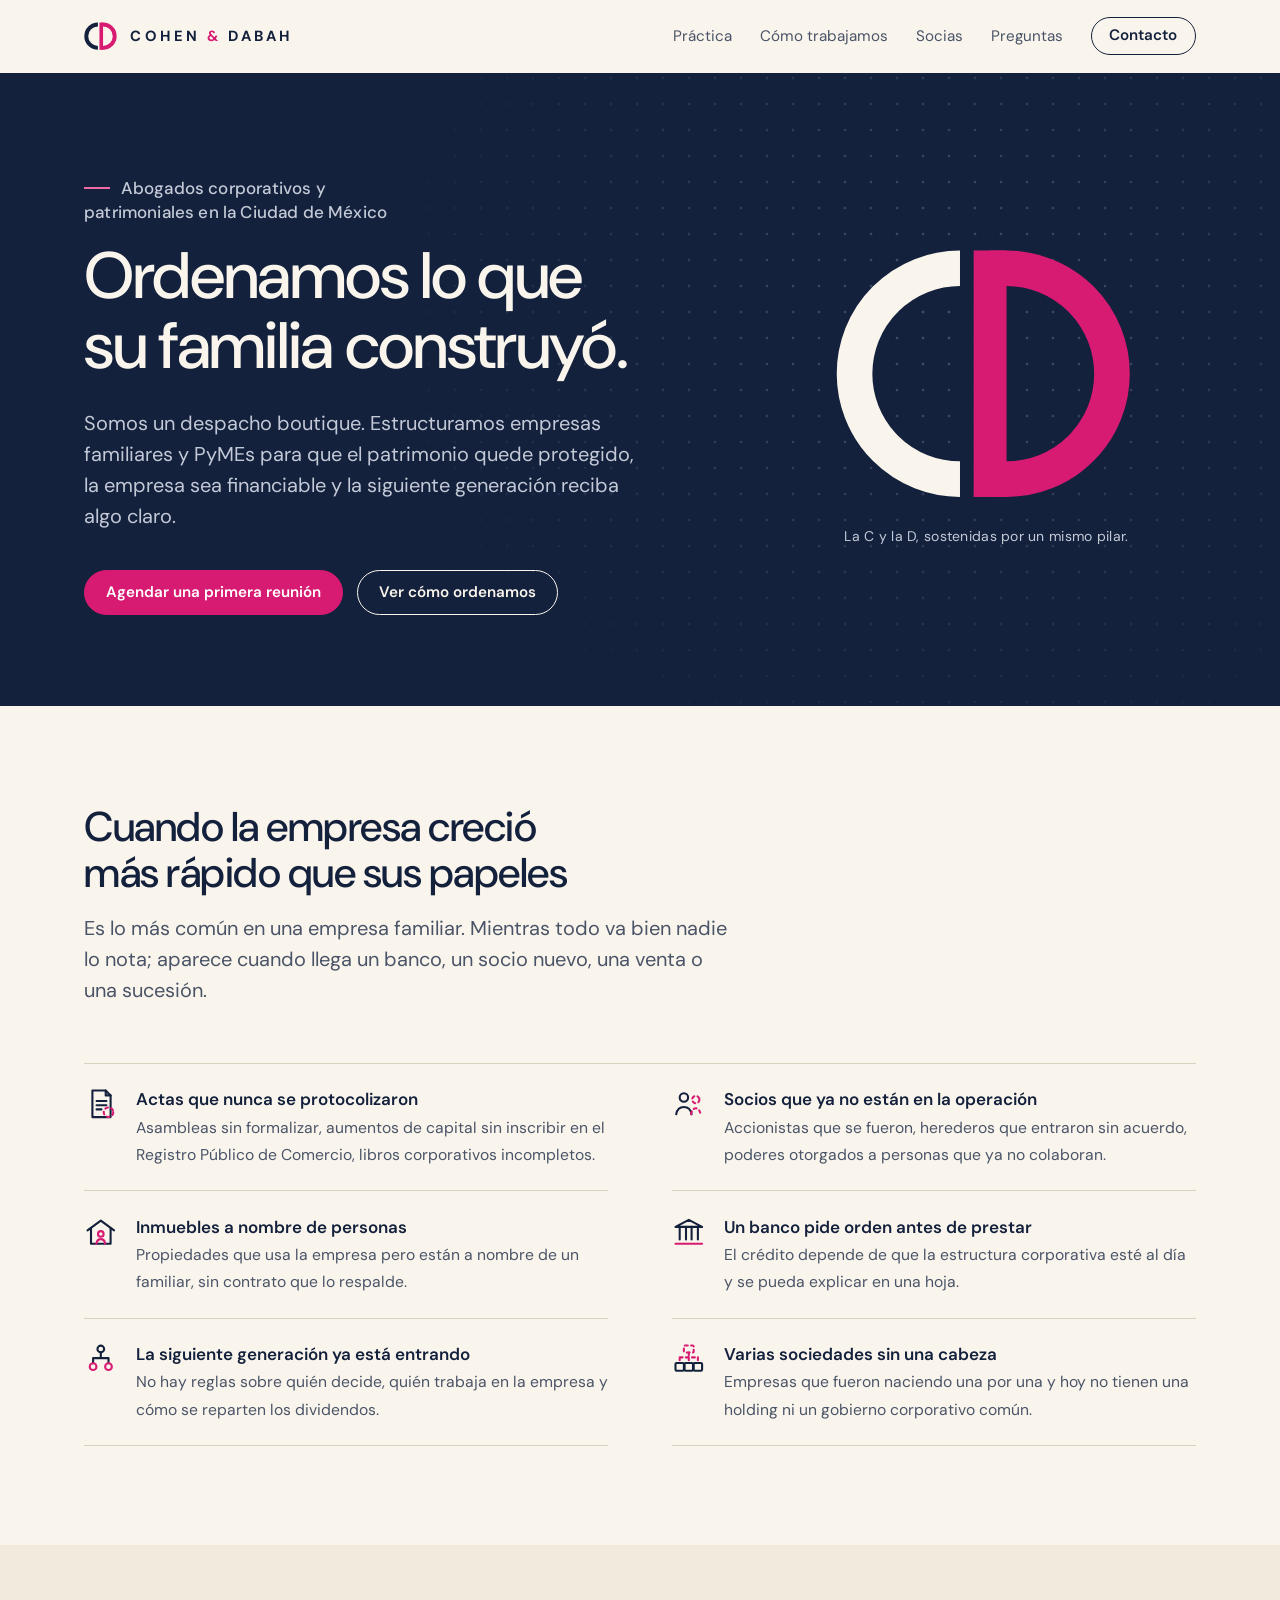
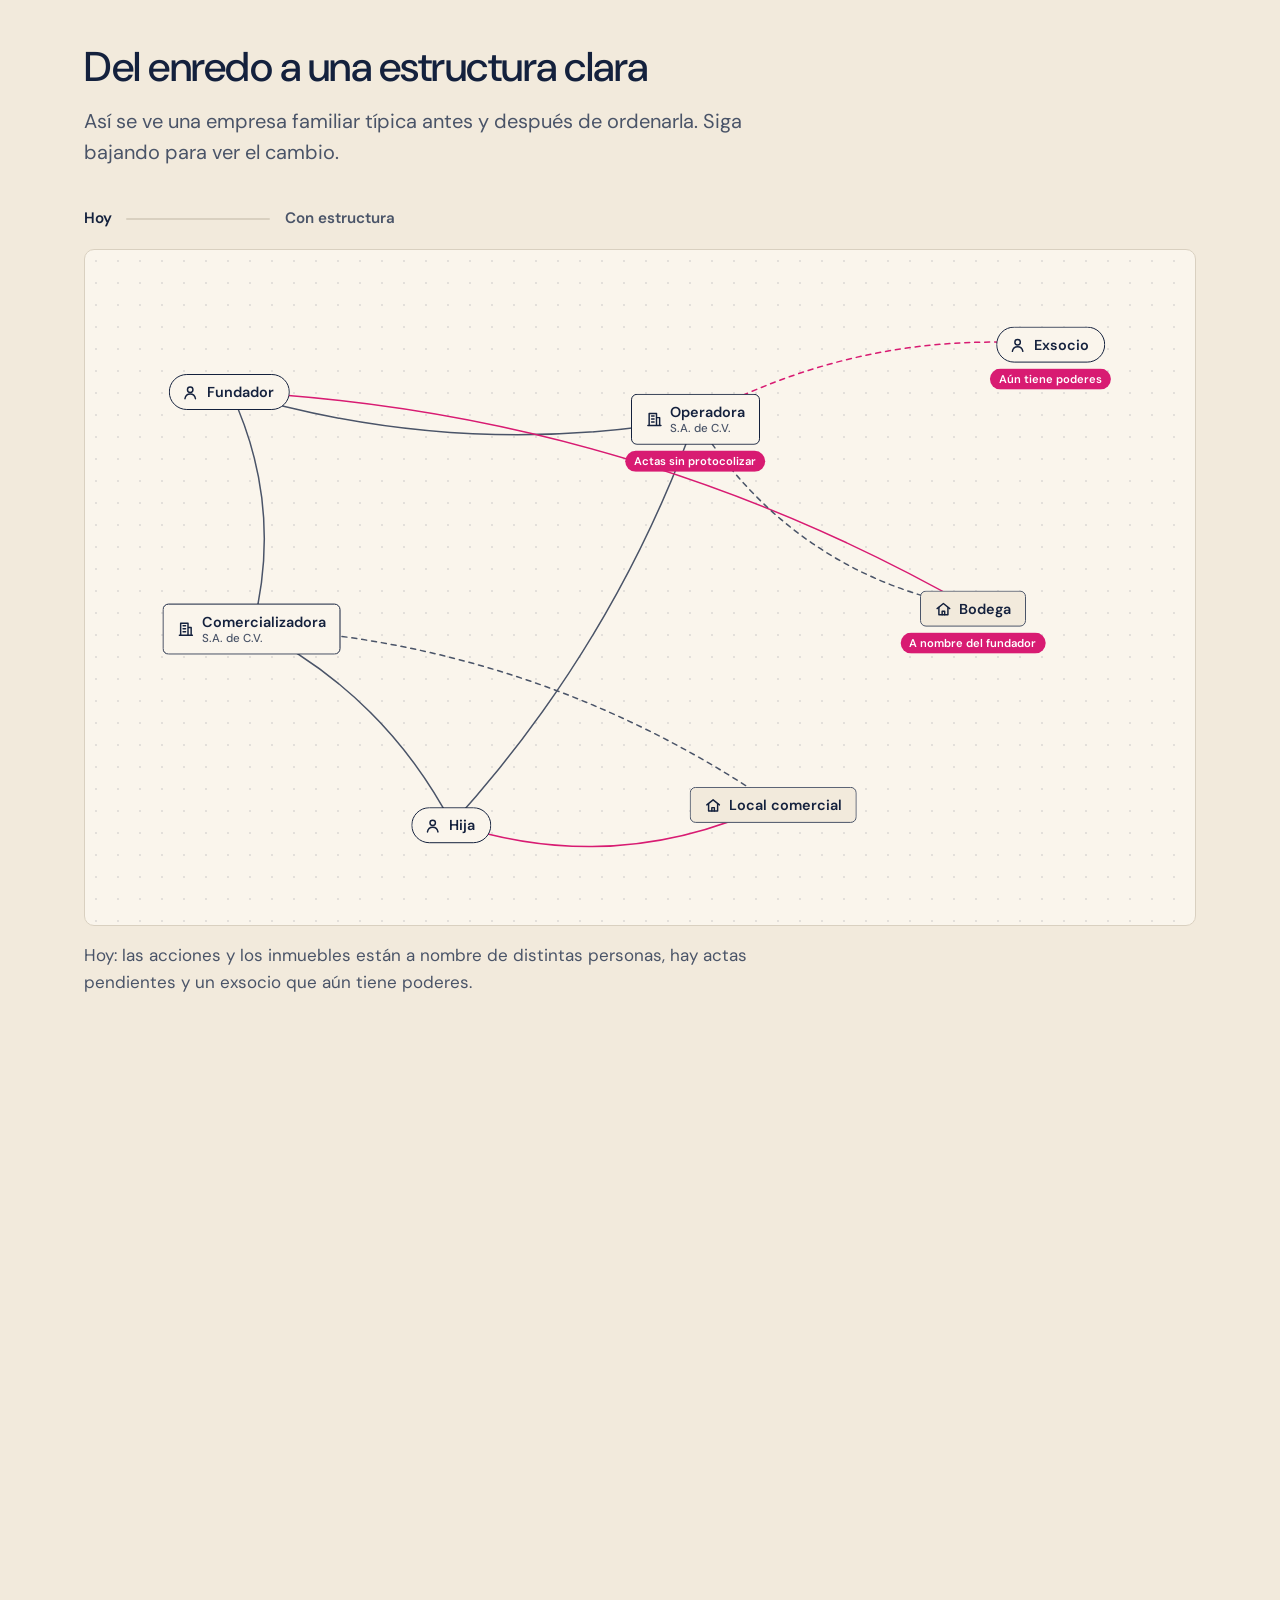
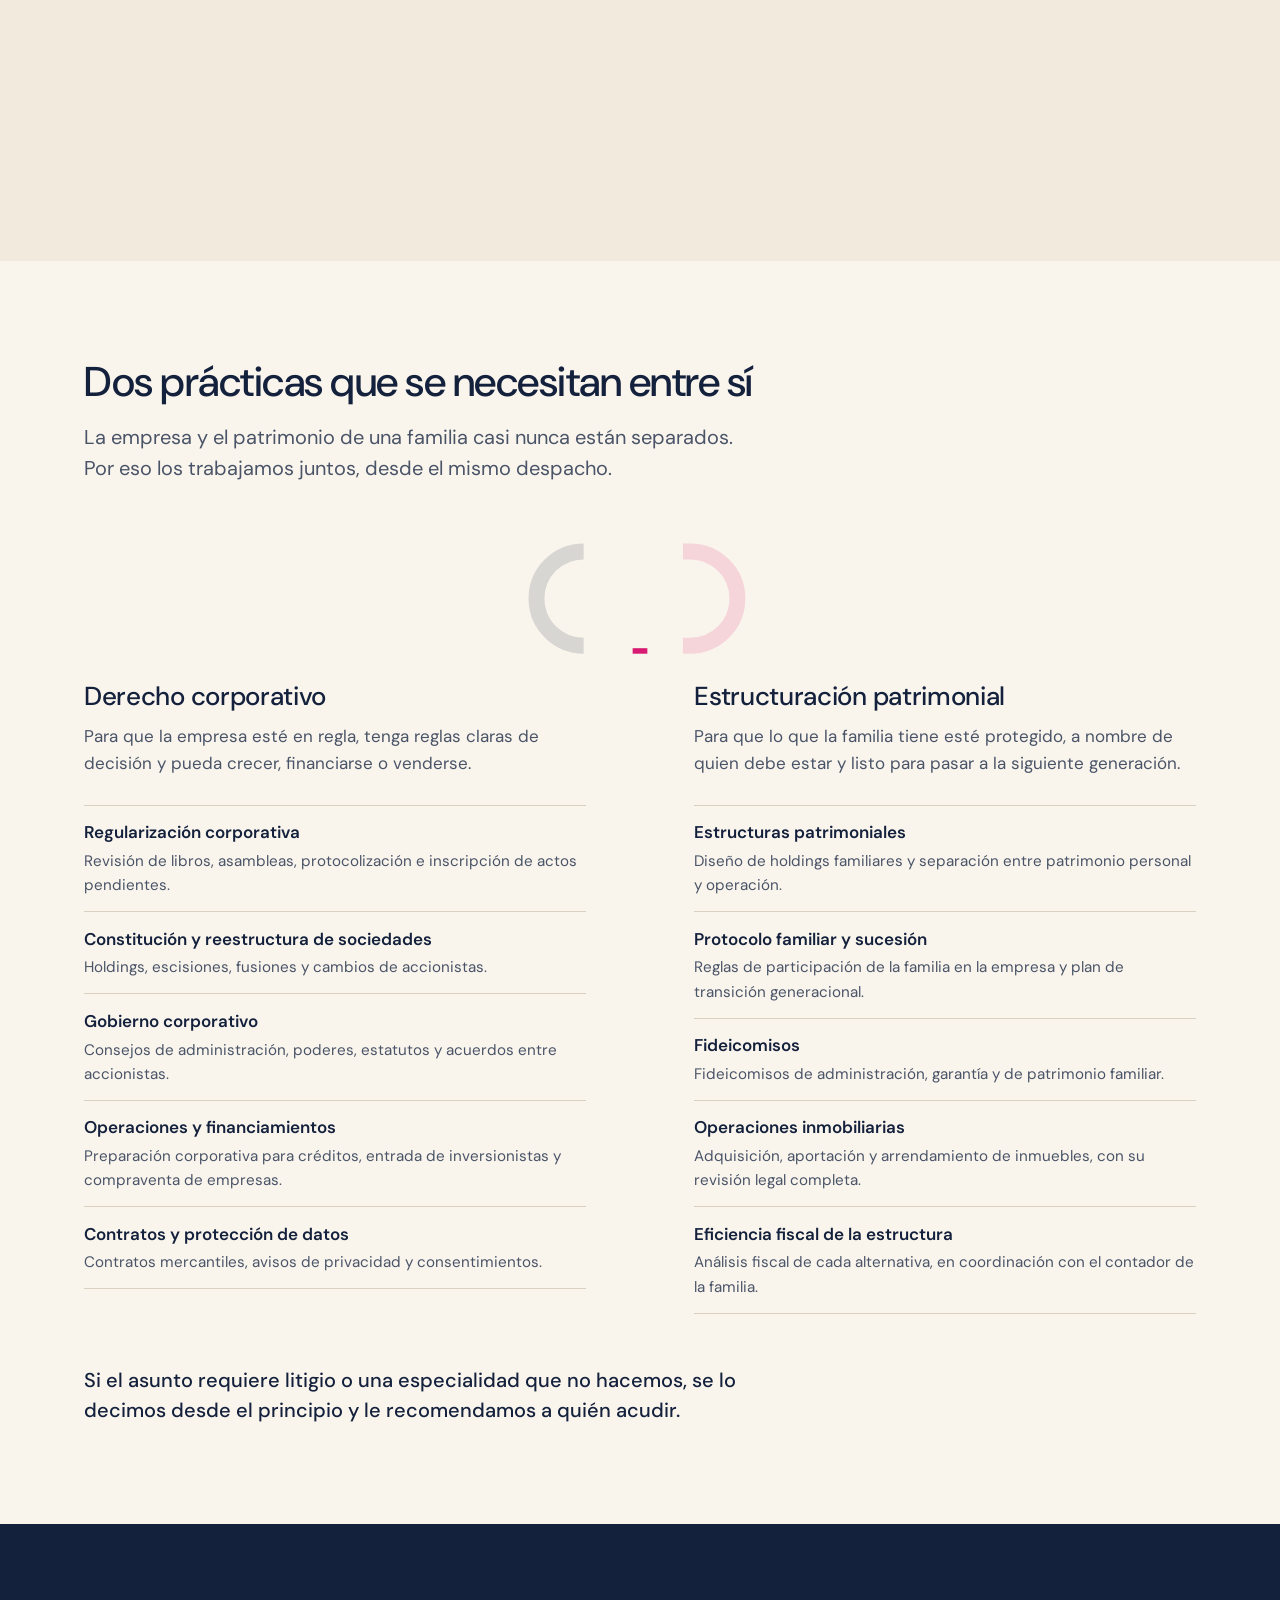
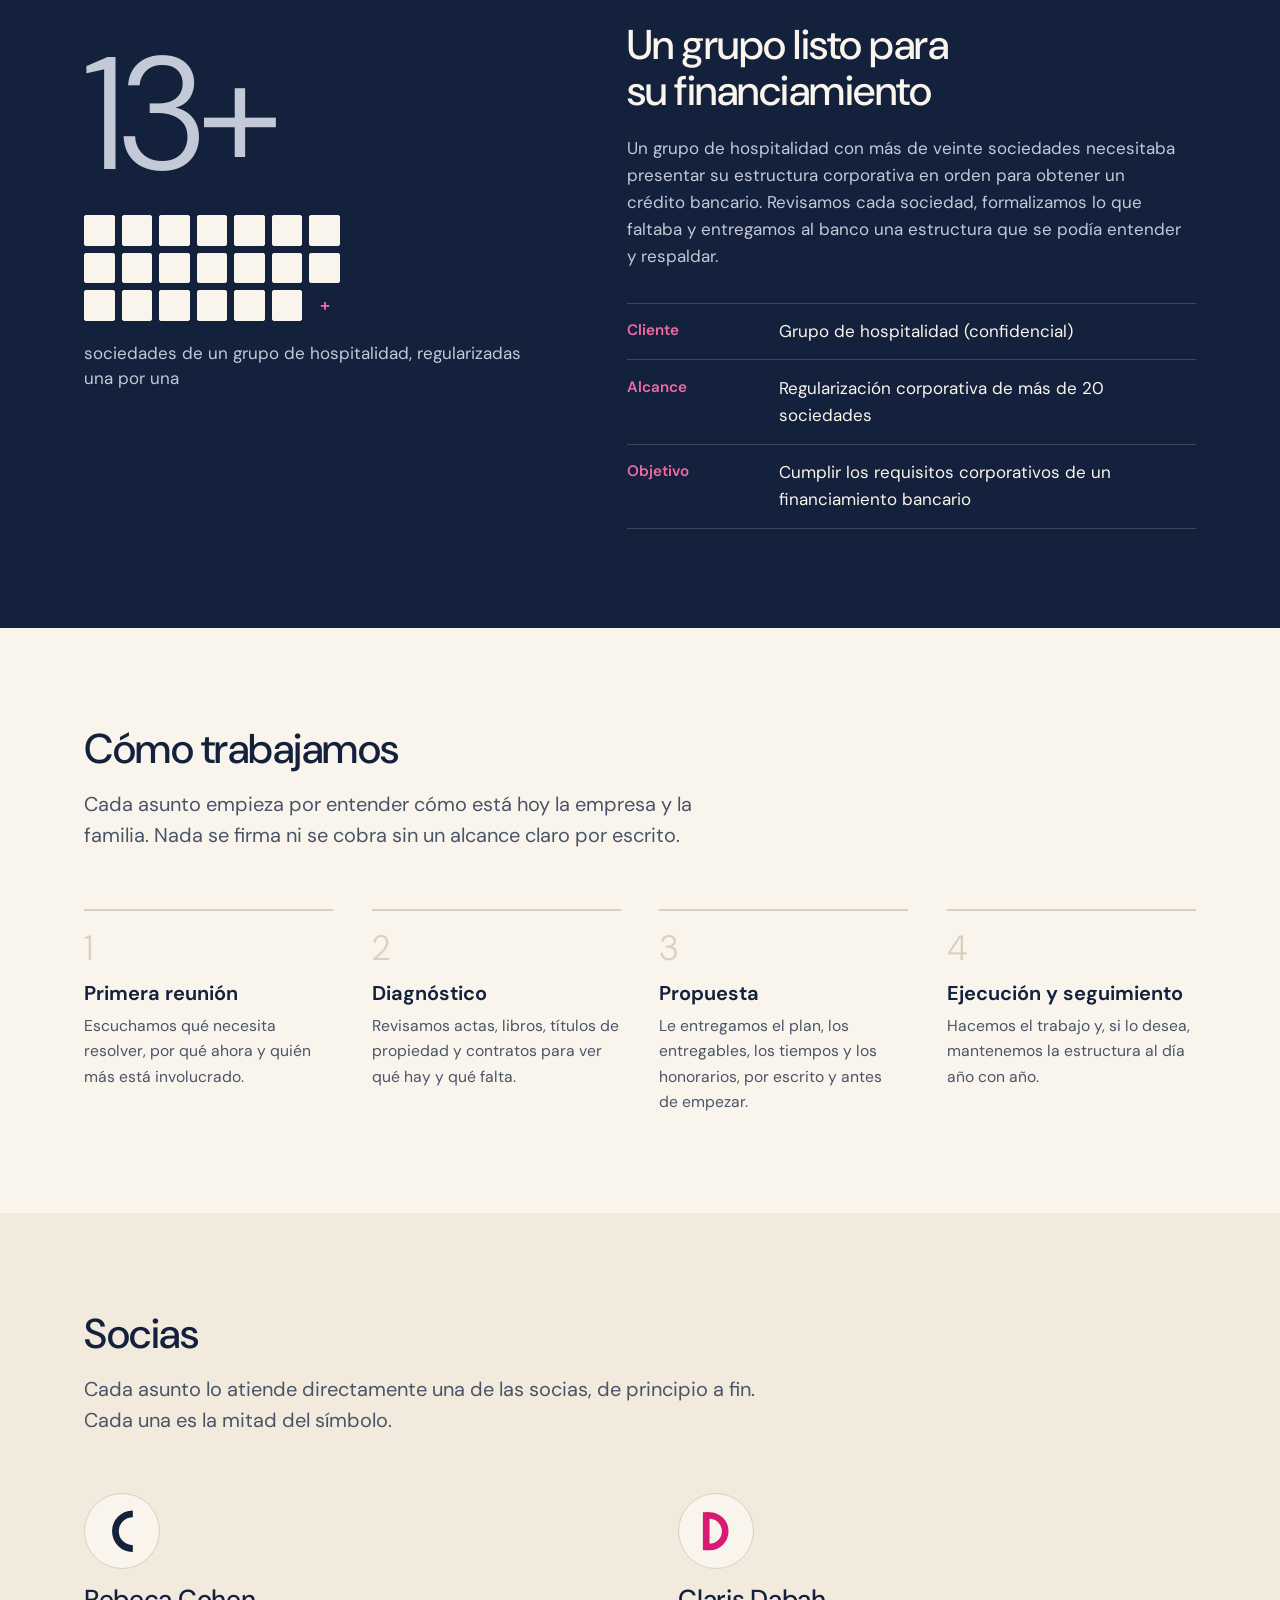
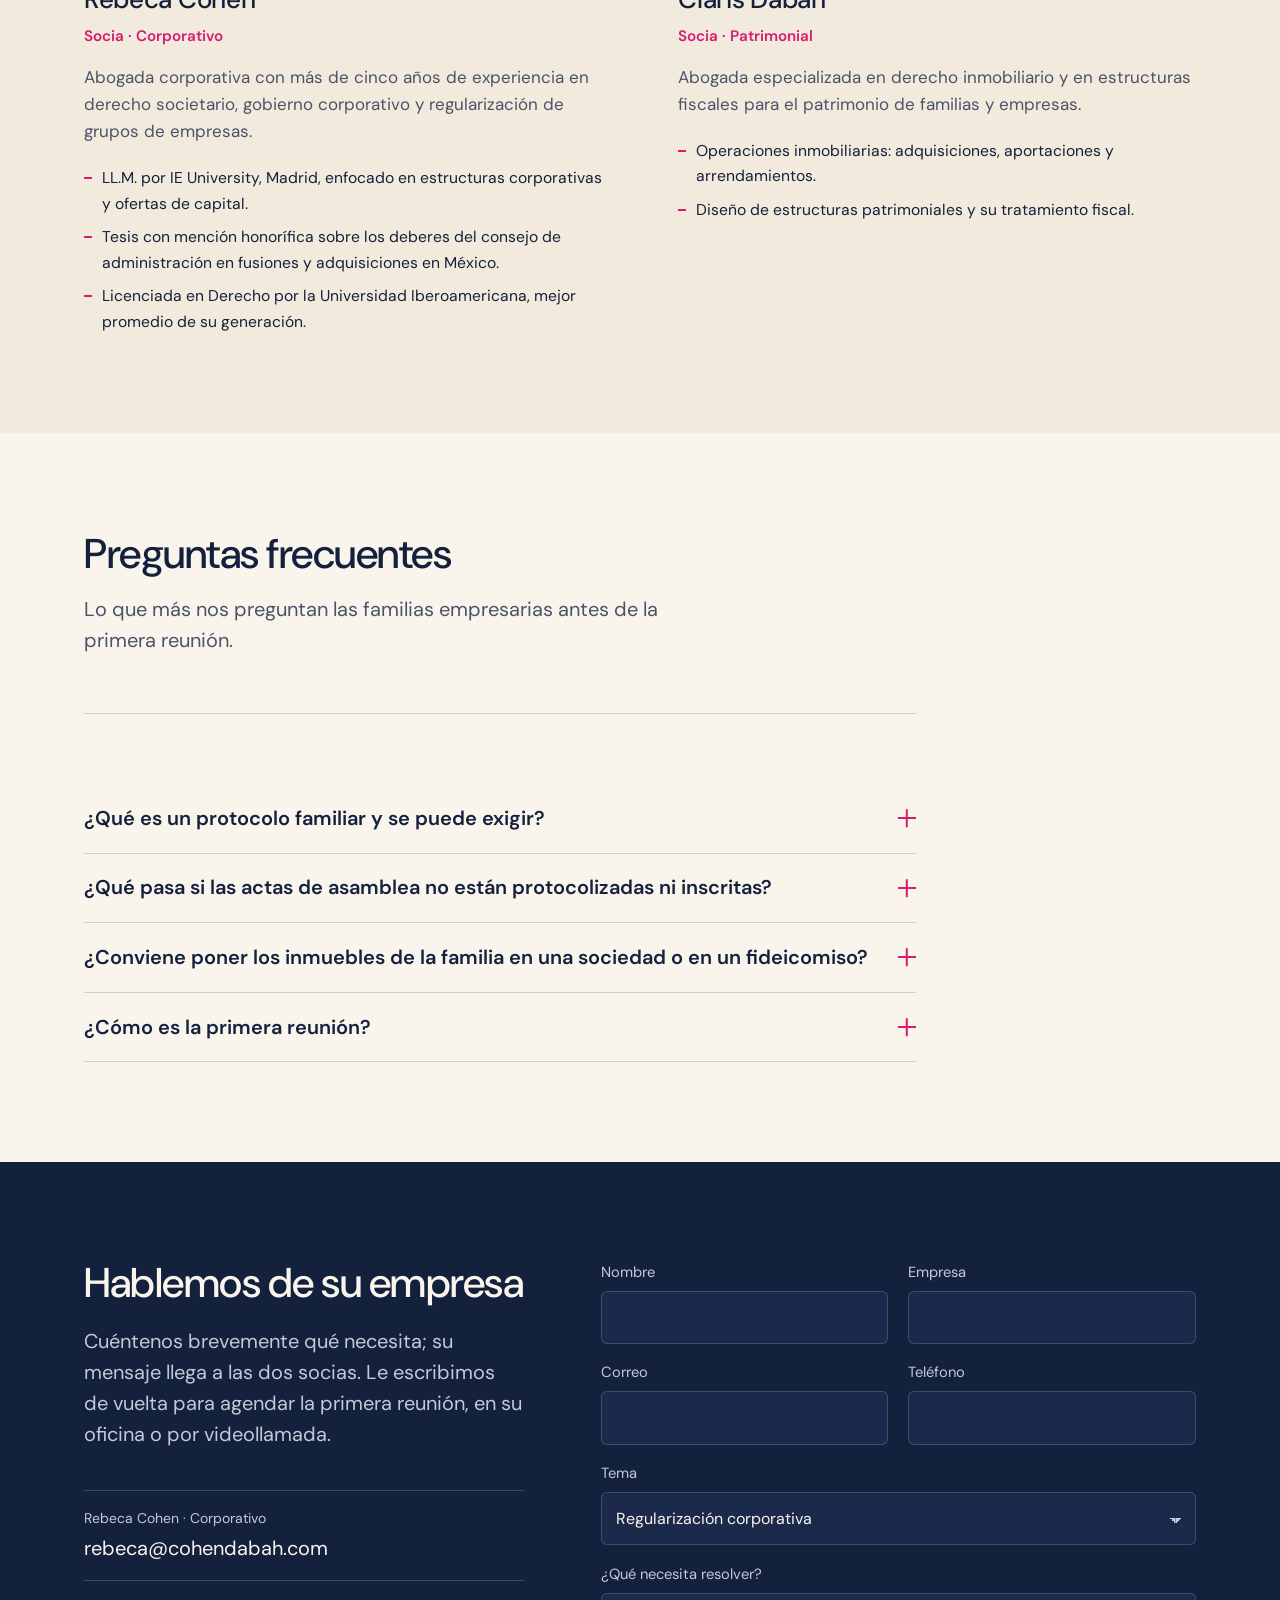
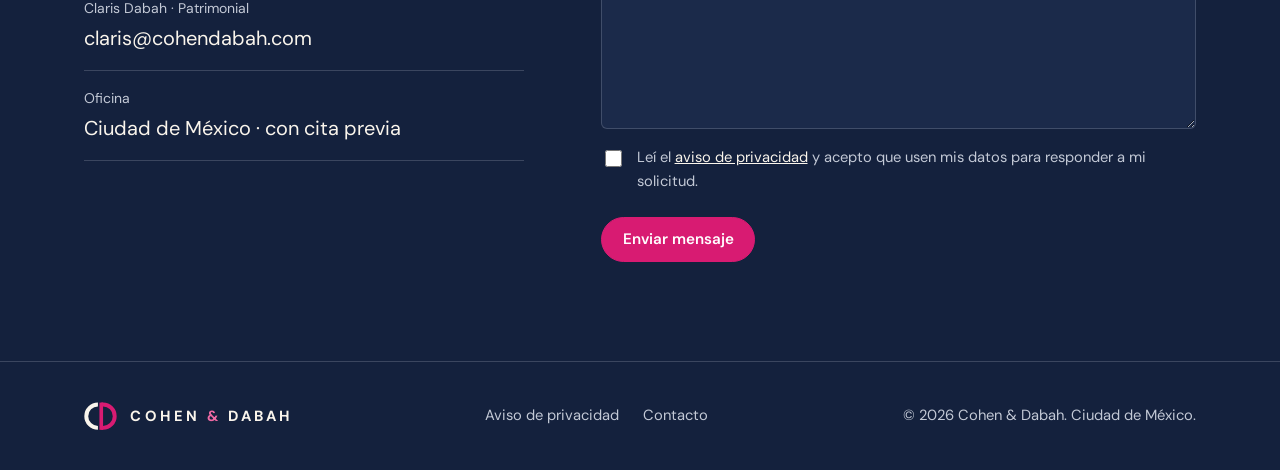
<file: index.html>
<!doctype html>
<html lang="es-MX">
<head>
<meta charset="utf-8">
<meta name="viewport" content="width=device-width, initial-scale=1, viewport-fit=cover">
<title>Cohen &amp; Dabah | Abogados corporativos y patrimoniales en CDMX</title>
<meta name="claude:viewport-fit-sides" content="cover">
<meta name="description" content="Despacho boutique en CDMX para empresas familiares y PyMEs: regularización corporativa, holdings, protocolo familiar, sucesión y operaciones inmobiliarias.">
<meta name="robots" content="index, follow, max-image-preview:large, max-snippet:-1">
<meta name="theme-color" content="#14213D">
<link rel="canonical" href="https://cohendabah.com/">
<link rel="alternate" hreflang="es-MX" href="https://cohendabah.com/">
<link rel="alternate" hreflang="x-default" href="https://cohendabah.com/">
<meta property="og:type" content="website">
<meta property="og:locale" content="es_MX">
<meta property="og:site_name" content="Cohen &amp; Dabah">
<meta property="og:title" content="Cohen &amp; Dabah | Abogados corporativos y patrimoniales en CDMX">
<meta property="og:description" content="Ordenamos lo que su familia construyó. Despacho boutique para empresas familiares y PyMEs en la Ciudad de México.">
<meta property="og:url" content="https://cohendabah.com/">
<meta property="og:image" content="https://cohendabah.com/og-image.png">
<meta property="og:image:width" content="1200">
<meta property="og:image:height" content="630">
<meta property="og:image:alt" content="Símbolo de Cohen &amp; Dabah y la frase: Ordenamos lo que su familia construyó.">
<meta name="twitter:card" content="summary_large_image">
<meta name="twitter:title" content="Cohen &amp; Dabah | Abogados corporativos y patrimoniales en CDMX">
<meta name="twitter:description" content="Despacho boutique para empresas familiares y PyMEs en la Ciudad de México.">
<meta name="twitter:image" content="https://cohendabah.com/og-image.png">
<link rel="icon" href="/favicon.svg?v=2" type="image/svg+xml">
<link rel="apple-touch-icon" href="/apple-touch-icon.png?v=2">
<link rel="preload" href="/fonts/dm-sans.woff2" as="font" type="font/woff2" crossorigin>
<link rel="stylesheet" href="/styles.css?v=4">
<script>(function(d){if(window.matchMedia&&!matchMedia("(prefers-reduced-motion: reduce)").matches&&"IntersectionObserver"in window){d.classList.add("motion");setTimeout(function(){if(!window.__motionReady)d.classList.remove("motion")},3000)}})(document.documentElement)</script>
<script type="application/ld+json">
{
 "@context": "https://schema.org",
 "@graph": [
  {
   "@type": "LegalService",
   "@id": "https://cohendabah.com/#despacho",
   "name": "Cohen & Dabah",
   "alternateName": "Cohen y Dabah",
   "description": "Despacho boutique de estructuración patrimonial y corporativa para empresas familiares y PyMEs en la Ciudad de México.",
   "slogan": "Ordenamos lo que su familia construyó.",
   "url": "https://cohendabah.com/",
   "logo": "https://cohendabah.com/logo.png",
   "image": "https://cohendabah.com/og-image.png",
   "email": "rebeca@cohendabah.com",
   "address": {
    "@type": "PostalAddress",
    "addressLocality": "Ciudad de México",
    "addressRegion": "CDMX",
    "addressCountry": "MX"
   },
   "areaServed": [
    {
     "@type": "City",
     "name": "Ciudad de México"
    },
    {
     "@type": "Country",
     "name": "México"
    }
   ],
   "availableLanguage": [
    "es",
    "en"
   ],
   "knowsAbout": [
    "Derecho corporativo",
    "Regularización corporativa",
    "Gobierno corporativo",
    "Holding familiar",
    "Protocolo familiar",
    "Sucesión empresarial",
    "Fideicomisos",
    "Derecho inmobiliario",
    "Estructuración patrimonial",
    "Empresas familiares"
   ],
   "founder": [
    {
     "@id": "https://cohendabah.com/#rebeca-cohen"
    },
    {
     "@id": "https://cohendabah.com/#claris-dabah"
    }
   ],
   "hasOfferCatalog": {
    "@type": "OfferCatalog",
    "name": "Servicios",
    "itemListElement": [
     {
      "@type": "Offer",
      "itemOffered": {
       "@type": "Service",
       "name": "Regularización corporativa"
      }
     },
     {
      "@type": "Offer",
      "itemOffered": {
       "@type": "Service",
       "name": "Constitución y reestructura de sociedades"
      }
     },
     {
      "@type": "Offer",
      "itemOffered": {
       "@type": "Service",
       "name": "Gobierno corporativo"
      }
     },
     {
      "@type": "Offer",
      "itemOffered": {
       "@type": "Service",
       "name": "Operaciones y financiamientos"
      }
     },
     {
      "@type": "Offer",
      "itemOffered": {
       "@type": "Service",
       "name": "Estructuras patrimoniales y holdings familiares"
      }
     },
     {
      "@type": "Offer",
      "itemOffered": {
       "@type": "Service",
       "name": "Protocolo familiar y sucesión"
      }
     },
     {
      "@type": "Offer",
      "itemOffered": {
       "@type": "Service",
       "name": "Fideicomisos"
      }
     },
     {
      "@type": "Offer",
      "itemOffered": {
       "@type": "Service",
       "name": "Operaciones inmobiliarias"
      }
     }
    ]
   }
  },
  {
   "@type": "Person",
   "@id": "https://cohendabah.com/#rebeca-cohen",
   "name": "Rebeca Cohen",
   "jobTitle": "Socia, derecho corporativo",
   "email": "rebeca@cohendabah.com",
   "worksFor": {
    "@id": "https://cohendabah.com/#despacho"
   },
   "alumniOf": [
    {
     "@type": "CollegeOrUniversity",
     "name": "IE University"
    },
    {
     "@type": "CollegeOrUniversity",
     "name": "Universidad Iberoamericana"
    }
   ]
  },
  {
   "@type": "Person",
   "@id": "https://cohendabah.com/#claris-dabah",
   "name": "Claris Dabah",
   "jobTitle": "Socia, estructuración patrimonial",
   "email": "claris@cohendabah.com",
   "worksFor": {
    "@id": "https://cohendabah.com/#despacho"
   }
  },
  {
   "@type": "WebSite",
   "@id": "https://cohendabah.com/#sitio",
   "url": "https://cohendabah.com/",
   "name": "Cohen & Dabah",
   "inLanguage": "es-MX",
   "publisher": {
    "@id": "https://cohendabah.com/#despacho"
   }
  },
  {
   "@type": "FAQPage",
   "@id": "https://cohendabah.com/#preguntas",
   "inLanguage": "es-MX",
   "mainEntity": [
    {
     "@type": "Question",
     "name": "¿Qué es una holding familiar y cuándo conviene tenerla?",
     "acceptedAnswer": {
      "@type": "Answer",
      "text": "Es una sociedad cuyo propósito es ser accionista de las empresas de la familia. Concentra la propiedad en un solo lugar, ordena la toma de decisiones y facilita la entrada de la siguiente generación y la sucesión. Suele convenir cuando la familia tiene dos o más empresas, o cuando los hijos empiezan a participar. Antes de crearla analizamos sus efectos fiscales con el contador de la familia, porque no hay una estructura que sirva para todos."
     }
    },
    {
     "@type": "Question",
     "name": "¿Qué es un protocolo familiar y se puede exigir?",
     "acceptedAnswer": {
      "@type": "Answer",
      "text": "Es un acuerdo entre los miembros de la familia empresaria que fija reglas sobre quién trabaja en la empresa, cómo se toman las decisiones, cómo entran las nuevas generaciones y cómo se resuelven los desacuerdos. Algunas de sus reglas son compromisos entre familiares; las que deben poder exigirse se incorporan a los estatutos de las sociedades y a convenios entre accionistas."
     }
    },
    {
     "@type": "Question",
     "name": "¿Qué pasa si las actas de asamblea no están protocolizadas ni inscritas?",
     "acceptedAnswer": {
      "@type": "Answer",
      "text": "Los acuerdos que la ley exige formalizar ante fedatario público e inscribir en el Registro Público de Comercio, como las reformas a los estatutos o los aumentos de capital fijo, no pueden oponerse a terceros mientras no se inscriban. En la práctica, bancos, compradores e inversionistas los revisan y detienen la operación si faltan. Se corrige protocolizando e inscribiendo los actos pendientes y poniendo al día los libros corporativos."
     }
    },
    {
     "@type": "Question",
     "name": "¿Conviene poner los inmuebles de la familia en una sociedad o en un fideicomiso?",
     "acceptedAnswer": {
      "@type": "Answer",
      "text": "Con frecuencia sí: separa los inmuebles del riesgo de la operación, permite que la empresa los use con un contrato de arrendamiento y facilita planear cómo pasarán a la siguiente generación. Pero aportar un inmueble a una sociedad o a un fideicomiso puede causar impuestos, como el ISR y el impuesto local sobre adquisición de inmuebles, por eso cada caso se analiza antes de mover nada."
     }
    },
    {
     "@type": "Question",
     "name": "¿Cómo es la primera reunión?",
     "acceptedAnswer": {
      "@type": "Answer",
      "text": "Es una conversación para entender qué necesita resolver, por qué ahora y quién más está involucrado. Puede ser en su oficina o por videollamada. Después le enviamos por escrito el alcance, los entregables, los tiempos y los honorarios, antes de empezar cualquier trabajo."
     }
    }
   ]
  }
 ]
}
</script>
</head>
<body>
<a class="skip" href="#contenido">Ir al contenido</a>

<header class="site-header" id="top">
  <div class="wrap">
    <a class="lockup" href="#top" aria-label="Cohen &amp; Dabah, inicio">
      <svg class="sym" viewBox="6 56 222 188" aria-hidden="true"><path class="d" d="M120 73 H132 A77 77 0 0 1 132 227 H120"/><rect class="pillar" x="108" y="60" width="24" height="180"/><path class="c" d="M98 73 A77 77 0 0 0 98 227"/></svg><span class="lockup-name">COHEN <span class="amp">&amp;</span> DABAH</span>
    </a>
    <nav class="nav" aria-label="Principal">
      <a href="#practica">Práctica</a>
      <a href="#como-trabajamos">Cómo trabajamos</a>
      <a href="#socias">Socias</a>
      <a href="#preguntas">Preguntas</a>
      <a class="btn" href="#contacto">Contacto</a>
    </nav>
  </div>
</header>

<main id="contenido">

  <section class="band--navy hero on-navy" aria-labelledby="hero-title">
    <div class="wrap">
      <div class="hero-copy">
        <h1 id="hero-title" class="hero-kicker">Abogados corporativos y patrimoniales en la Ciudad de México</h1>
        <p class="hero-title">Ordenamos lo que su familia construyó.</p>
        <p class="lede">Somos un despacho boutique. Estructuramos empresas familiares y PyMEs para que el patrimonio quede protegido, la empresa sea financiable y la siguiente generación reciba algo claro.</p>
        <div class="actions">
          <a class="btn btn--solid" href="#contacto">Agendar una primera reunión</a>
          <a class="btn btn--ghost" href="#estructura">Ver cómo ordenamos</a>
        </div>
      </div>
      <figure class="hero-mark" style="margin:0">
        <svg class="sym" viewBox="6 56 222 188" role="img" aria-label="Símbolo de Cohen &amp; Dabah: una C y una D unidas por un pilar"><path class="d" d="M120 73 H132 A77 77 0 0 1 132 227 H120"/><rect class="pillar" x="108" y="60" width="24" height="180"/><path class="c" d="M98 73 A77 77 0 0 0 98 227"/></svg>
        <figcaption>La C y la D, sostenidas por un mismo pilar.</figcaption>
      </figure>
    </div>
  </section>

  <section class="band" aria-labelledby="sit-title">
    <div class="wrap">
      <div class="head" data-reveal>
        <h2 id="sit-title">Cuando la empresa creció más rápido que sus papeles</h2>
        <p>Es lo más común en una empresa familiar. Mientras todo va bien nadie lo nota; aparece cuando llega un banco, un socio nuevo, una venta o una sucesión.</p>
      </div>
      <ul class="situations" data-reveal-stagger>
        <li>
          <svg class="ico" viewBox="0 0 24 24" aria-hidden="true"><path d="M6 2.5h9.5l3.5 3.5v15.5H6z"/><path d="M15.5 2.5V6H19"/><path d="M9 10h7M9 13h7M9 16h3.5"/><circle class="a dash" cx="17.5" cy="18" r="3.4"/></svg>
          <div><strong>Actas que nunca se protocolizaron</strong><span>Asambleas sin formalizar, aumentos de capital sin inscribir en el Registro Público de Comercio, libros corporativos incompletos.</span></div>
        </li>
        <li>
          <svg class="ico" viewBox="0 0 24 24" aria-hidden="true"><circle cx="8.5" cy="7.5" r="3"/><path d="M3 19.5c.6-3.3 2.8-5.2 5.5-5.2s4.9 1.9 5.5 5.2"/><circle class="a dash" cx="17" cy="9" r="2.6"/><path class="a dash" d="M13.6 19.5c.4-2.7 1.8-4.3 3.4-4.3s3 1.6 3.4 4.3"/></svg>
          <div><strong>Socios que ya no están en la operación</strong><span>Accionistas que se fueron, herederos que entraron sin acuerdo, poderes otorgados a personas que ya no colaboran.</span></div>
        </li>
        <li>
          <svg class="ico" viewBox="0 0 24 24" aria-hidden="true"><path d="M2.5 11 12 4l9.5 7"/><path d="M5 9.5v11h14v-11"/><circle class="a" cx="12" cy="13.5" r="2"/><path class="a" d="M8.8 20.5c.4-2 1.6-3.3 3.2-3.3s2.8 1.3 3.2 3.3"/></svg>
          <div><strong>Inmuebles a nombre de personas</strong><span>Propiedades que usa la empresa pero están a nombre de un familiar, sin contrato que lo respalde.</span></div>
        </li>
        <li>
          <svg class="ico" viewBox="0 0 24 24" aria-hidden="true"><path d="M2.5 8.5 12 3.5l9.5 5z"/><path d="M5.5 8.5v9M10 8.5v9M14 8.5v9M18.5 8.5v9"/><path class="a" d="M2.5 20.5h19"/></svg>
          <div><strong>Un banco pide orden antes de prestar</strong><span>El crédito depende de que la estructura corporativa esté al día y se pueda explicar en una hoja.</span></div>
        </li>
        <li>
          <svg class="ico" viewBox="0 0 24 24" aria-hidden="true"><circle cx="12" cy="5" r="2.4"/><path d="M12 7.4v4.1M12 11.5H6.5v3.6M12 11.5h5.5v3.6"/><circle class="a" cx="6.5" cy="17.6" r="2.4"/><circle class="a" cx="17.5" cy="17.6" r="2.4"/></svg>
          <div><strong>La siguiente generación ya está entrando</strong><span>No hay reglas sobre quién decide, quién trabaja en la empresa y cómo se reparten los dividendos.</span></div>
        </li>
        <li>
          <svg class="ico" viewBox="0 0 24 24" aria-hidden="true"><rect class="a dash" x="8.5" y="2.5" width="7" height="5" rx=".8"/><path class="a dash" d="M12 7.5v3.5M5.5 11h13M5.5 11v4M18.5 11v4M12 11v4"/><rect x="2.5" y="15" width="6" height="5.5" rx=".8"/><rect x="9" y="15" width="6" height="5.5" rx=".8"/><rect x="15.5" y="15" width="6" height="5.5" rx=".8"/></svg>
          <div><strong>Varias sociedades sin una cabeza</strong><span>Empresas que fueron naciendo una por una y hoy no tienen una holding ni un gobierno corporativo común.</span></div>
        </li>
      </ul>
    </div>
  </section>

  <section class="band band--paper structure-band" id="estructura" aria-labelledby="str-title">
    <div class="wrap">
      <div class="head" data-reveal>
        <h2 id="str-title">Del enredo a una estructura clara</h2>
        <p>Así se ve una empresa familiar típica antes y después de ordenarla. Siga bajando para ver el cambio.</p>
      </div>
      <div class="structure" id="structure">
        <div class="structure-sticky">
          <div class="structure-toggle" role="group" aria-label="Elegir vista del diagrama">
            <button type="button" id="str-before" data-goto="0" aria-pressed="true">Hoy</button>
            <span class="structure-meter" aria-hidden="true"><span></span></span>
            <button type="button" id="str-after" data-goto="1" aria-pressed="false">Con estructura</button>
          </div>
          <div class="structure-stage" role="img" aria-label="Diagrama de una empresa familiar. Antes: el fundador, su hija y un exsocio aparecen cruzados con dos empresas y dos inmuebles, con actas pendientes, una bodega a nombre del fundador y un exsocio que aún tiene poderes. Después: la familia arriba con un protocolo familiar, una holding familiar al centro y debajo la operadora, la comercializadora y una inmobiliaria que agrupa la bodega y el local.">
            <svg class="structure-lines" aria-hidden="true"></svg>
          </div>
          <p class="structure-caption" id="str-caption">Hoy: las acciones y los inmuebles están a nombre de distintas personas, hay actas pendientes y un exsocio que aún tiene poderes.</p>
        </div>
      </div>
    </div>
  </section>

  <section class="band" id="practica" aria-labelledby="prac-title">
    <div class="wrap">
      <div class="head" data-reveal>
        <h2 id="prac-title">Dos prácticas que se necesitan entre sí</h2>
        <p>La empresa y el patrimonio de una familia casi nunca están separados. Por eso los trabajamos juntos, desde el mismo despacho.</p>
      </div>
      <div class="practice-mark" aria-hidden="true">
        <svg class="sym" viewBox="9 56 222 188"><path class="d" d="M120 73 H132 A77 77 0 0 1 132 227 H120"/><rect class="pillar" x="108" y="60" width="24" height="180"/><path class="c" d="M98 73 A77 77 0 0 0 98 227"/></svg>
      </div>
      <div class="practice">
        <div class="practice-col">
          <h3>Derecho corporativo</h3>
          <p>Para que la empresa esté en regla, tenga reglas claras de decisión y pueda crecer, financiarse o venderse.</p>
          <ul data-reveal-stagger>
            <li><b>Regularización corporativa</b><span>Revisión de libros, asambleas, protocolización e inscripción de actos pendientes.</span></li>
            <li><b>Constitución y reestructura de sociedades</b><span>Holdings, escisiones, fusiones y cambios de accionistas.</span></li>
            <li><b>Gobierno corporativo</b><span>Consejos de administración, poderes, estatutos y acuerdos entre accionistas.</span></li>
            <li><b>Operaciones y financiamientos</b><span>Preparación corporativa para créditos, entrada de inversionistas y compraventa de empresas.</span></li>
            <li><b>Contratos y protección de datos</b><span>Contratos mercantiles, avisos de privacidad y consentimientos.</span></li>
          </ul>
        </div>
        <div class="practice-amp" aria-hidden="true"><span class="pillar-rule"></span></div>
        <div class="practice-col">
          <h3>Estructuración patrimonial</h3>
          <p>Para que lo que la familia tiene esté protegido, a nombre de quien debe estar y listo para pasar a la siguiente generación.</p>
          <ul data-reveal-stagger>
            <li><b>Estructuras patrimoniales</b><span>Diseño de holdings familiares y separación entre patrimonio personal y operación.</span></li>
            <li><b>Protocolo familiar y sucesión</b><span>Reglas de participación de la familia en la empresa y plan de transición generacional.</span></li>
            <li><b>Fideicomisos</b><span>Fideicomisos de administración, garantía y de patrimonio familiar.</span></li>
            <li><b>Operaciones inmobiliarias</b><span>Adquisición, aportación y arrendamiento de inmuebles, con su revisión legal completa.</span></li>
            <li><b>Eficiencia fiscal de la estructura</b><span>Análisis fiscal de cada alternativa, en coordinación con el contador de la familia.</span></li>
          </ul>
        </div>
      </div>
      <p class="practice-note" data-reveal>Si el asunto requiere litigio o una especialidad que no hacemos, se lo decimos desde el principio y le recomendamos a quién acudir.</p>
    </div>
  </section>

  <section class="band band--navy on-navy" aria-labelledby="case-title">
    <div class="wrap case">
      <div class="case-figure">
        <p class="case-number" aria-hidden="true"><span data-count="20">20</span>+</p>
        <div class="ledger" aria-hidden="true"><i></i><i></i><i></i><i></i><i></i><i></i><i></i><i></i><i></i><i></i><i></i><i></i><i></i><i></i><i></i><i></i><i></i><i></i><i></i><i></i><b>+</b></div>
        <p class="case-caption">sociedades de un grupo de hospitalidad, regularizadas una por una</p>
      </div>
      <div data-reveal>
        <h2 id="case-title">Un grupo listo para su financiamiento</h2>
        <p>Un grupo de hospitalidad con más de veinte sociedades necesitaba presentar su estructura corporativa en orden para obtener un crédito bancario. Revisamos cada sociedad, formalizamos lo que faltaba y entregamos al banco una estructura que se podía entender y respaldar.</p>
        <dl>
          <div><dt>Cliente</dt><dd>Grupo de hospitalidad (confidencial)</dd></div>
          <div><dt>Alcance</dt><dd>Regularización corporativa de más de 20 sociedades</dd></div>
          <div><dt>Objetivo</dt><dd>Cumplir los requisitos corporativos de un financiamiento bancario</dd></div>
        </dl>
      </div>
    </div>
  </section>

  <section class="band" id="como-trabajamos" aria-labelledby="proc-title">
    <div class="wrap">
      <div class="head" data-reveal>
        <h2 id="proc-title">Cómo trabajamos</h2>
        <p>Cada asunto empieza por entender cómo está hoy la empresa y la familia. Nada se firma ni se cobra sin un alcance claro por escrito.</p>
      </div>
      <ol class="steps">
        <li><span class="step-line" aria-hidden="true"></span><h3>Primera reunión</h3><p>Escuchamos qué necesita resolver, por qué ahora y quién más está involucrado.</p></li>
        <li><span class="step-line" aria-hidden="true"></span><h3>Diagnóstico</h3><p>Revisamos actas, libros, títulos de propiedad y contratos para ver qué hay y qué falta.</p></li>
        <li><span class="step-line" aria-hidden="true"></span><h3>Propuesta</h3><p>Le entregamos el plan, los entregables, los tiempos y los honorarios, por escrito y antes de empezar.</p></li>
        <li><span class="step-line" aria-hidden="true"></span><h3>Ejecución y seguimiento</h3><p>Hacemos el trabajo y, si lo desea, mantenemos la estructura al día año con año.</p></li>
      </ol>
    </div>
  </section>

  <section class="band band--paper" id="socias" aria-labelledby="socias-title">
    <div class="wrap">
      <div class="head" data-reveal>
        <h2 id="socias-title">Socias</h2>
        <p>Cada asunto lo atiende directamente una de las socias, de principio a fin. Cada una es la mitad del símbolo.</p>
      </div>
      <div class="partners" data-reveal-stagger>
        <article class="partner">
          <div class="partner-mono" aria-hidden="true"><svg viewBox="4 0 30 48"><path class="c" d="M30 6 A18 18 0 0 0 30 42"/></svg></div>
          <h3>Rebeca Cohen</h3>
          <p class="role">Socia · Corporativo</p>
          <p>Abogada corporativa con más de cinco años de experiencia en derecho societario, gobierno corporativo y regularización de grupos de empresas.</p>
          <ul>
            <li>LL.M. por IE University, Madrid, enfocado en estructuras corporativas y ofertas de capital.</li>
            <li>Tesis con mención honorífica sobre los deberes del consejo de administración en fusiones y adquisiciones en México.</li>
            <li>Licenciada en Derecho por la Universidad Iberoamericana, mejor promedio de su generación.</li>
          </ul>
        </article>
        <article class="partner">
          <div class="partner-mono" aria-hidden="true"><svg viewBox="6 0 32 48"><path class="d" d="M12 7.5 H15 A16.5 16.5 0 0 1 15 40.5 H12"/><rect class="pillar" x="8" y="4" width="7" height="40"/></svg></div>
          <h3>Claris Dabah</h3>
          <p class="role">Socia · Patrimonial</p>
          <p>Abogada especializada en derecho inmobiliario y en estructuras fiscales para el patrimonio de familias y empresas.</p>
          <ul>
            <li>Operaciones inmobiliarias: adquisiciones, aportaciones y arrendamientos.</li>
            <li>Diseño de estructuras patrimoniales y su tratamiento fiscal.</li>
          </ul>
        </article>
      </div>
    </div>
  </section>

  <section class="band" id="preguntas" aria-labelledby="faq-title">
    <div class="wrap faq">
      <div class="head" data-reveal>
        <h2 id="faq-title">Preguntas frecuentes</h2>
        <p>Lo que más nos preguntan las familias empresarias antes de la primera reunión.</p>
      </div>
      <div class="faq-list" data-reveal-stagger>
        <details class="faq-item">
          <summary><h3>¿Qué es una holding familiar y cuándo conviene tenerla?</h3><span class="faq-icon" aria-hidden="true"></span></summary>
          <p>Es una sociedad cuyo propósito es ser accionista de las empresas de la familia. Concentra la propiedad en un solo lugar, ordena la toma de decisiones y facilita la entrada de la siguiente generación y la sucesión. Suele convenir cuando la familia tiene dos o más empresas, o cuando los hijos empiezan a participar. Antes de crearla analizamos sus efectos fiscales con el contador de la familia, porque no hay una estructura que sirva para todos.</p>
        </details>
        <details class="faq-item">
          <summary><h3>¿Qué es un protocolo familiar y se puede exigir?</h3><span class="faq-icon" aria-hidden="true"></span></summary>
          <p>Es un acuerdo entre los miembros de la familia empresaria que fija reglas sobre quién trabaja en la empresa, cómo se toman las decisiones, cómo entran las nuevas generaciones y cómo se resuelven los desacuerdos. Algunas de sus reglas son compromisos entre familiares; las que deben poder exigirse se incorporan a los estatutos de las sociedades y a convenios entre accionistas.</p>
        </details>
        <details class="faq-item">
          <summary><h3>¿Qué pasa si las actas de asamblea no están protocolizadas ni inscritas?</h3><span class="faq-icon" aria-hidden="true"></span></summary>
          <p>Los acuerdos que la ley exige formalizar ante fedatario público e inscribir en el Registro Público de Comercio, como las reformas a los estatutos o los aumentos de capital fijo, no pueden oponerse a terceros mientras no se inscriban. En la práctica, bancos, compradores e inversionistas los revisan y detienen la operación si faltan. Se corrige protocolizando e inscribiendo los actos pendientes y poniendo al día los libros corporativos.</p>
        </details>
        <details class="faq-item">
          <summary><h3>¿Conviene poner los inmuebles de la familia en una sociedad o en un fideicomiso?</h3><span class="faq-icon" aria-hidden="true"></span></summary>
          <p>Con frecuencia sí: separa los inmuebles del riesgo de la operación, permite que la empresa los use con un contrato de arrendamiento y facilita planear cómo pasarán a la siguiente generación. Pero aportar un inmueble a una sociedad o a un fideicomiso puede causar impuestos, como el ISR y el impuesto local sobre adquisición de inmuebles, por eso cada caso se analiza antes de mover nada.</p>
        </details>
        <details class="faq-item">
          <summary><h3>¿Cómo es la primera reunión?</h3><span class="faq-icon" aria-hidden="true"></span></summary>
          <p>Es una conversación para entender qué necesita resolver, por qué ahora y quién más está involucrado. Puede ser en su oficina o por videollamada. Después le enviamos por escrito el alcance, los entregables, los tiempos y los honorarios, antes de empezar cualquier trabajo.</p>
        </details>
      </div>
    </div>
  </section>

  <section class="band band--navy on-navy" id="contacto" aria-labelledby="contact-title">
    <div class="wrap contact">
      <div data-reveal>
        <h2 id="contact-title">Hablemos de su empresa</h2>
        <p class="intro">Cuéntenos brevemente qué necesita; su mensaje llega a las dos socias. Le escribimos de vuelta para agendar la primera reunión, en su oficina o por videollamada.</p>
        <ul class="channels">
          <li><span class="label">Rebeca Cohen · Corporativo</span><a href="mailto:rebeca@cohendabah.com">rebeca@cohendabah.com</a></li>
          <li><span class="label">Claris Dabah · Patrimonial</span><a href="mailto:claris@cohendabah.com">claris@cohendabah.com</a></li>
          <li><span class="label">Oficina</span><span class="value">Ciudad de México · con cita previa</span></li>
        </ul>
      </div>

      <form class="form" id="contact-form" novalidate data-reveal>
        <div class="field"><label for="f-name">Nombre</label><input id="f-name" name="nombre" autocomplete="name" required></div>
        <div class="field"><label for="f-company">Empresa</label><input id="f-company" name="empresa" autocomplete="organization"></div>
        <div class="field"><label for="f-email">Correo</label><input id="f-email" name="correo" type="email" autocomplete="email" required></div>
        <div class="field"><label for="f-phone">Teléfono</label><input id="f-phone" name="telefono" type="tel" autocomplete="tel" inputmode="tel"></div>
        <div class="field field--full">
          <label for="f-topic">Tema</label>
          <select id="f-topic" name="tema">
            <option>Regularización corporativa</option>
            <option>Holding o estructura patrimonial</option>
            <option>Protocolo familiar o sucesión</option>
            <option>Operación inmobiliaria</option>
            <option>Financiamiento, inversión o venta</option>
            <option>Otro</option>
          </select>
        </div>
        <div class="field field--full"><label for="f-msg">¿Qué necesita resolver?</label><textarea id="f-msg" name="mensaje" required></textarea></div>
        <div class="hp" aria-hidden="true"><label for="f-web">No llenar</label><input id="f-web" name="sitio_web" tabindex="-1" autocomplete="off"></div>
        <label class="consent" for="f-consent"><input id="f-consent" name="consentimiento" type="checkbox" required><span>Leí el <a href="/aviso-de-privacidad">aviso de privacidad</a> y acepto que usen mis datos para responder a mi solicitud.</span></label>
        <div class="form-foot">
          <button class="btn btn--solid" type="submit">Enviar mensaje</button>
          <p class="form-status" id="form-status" role="status" aria-live="polite"></p>
        </div>
      </form>
    </div>
  </section>

</main>

<footer class="site-footer on-navy">
  <div class="wrap">
    <a class="lockup" href="#top" aria-label="Cohen &amp; Dabah, volver arriba">
      <svg class="sym" viewBox="6 56 222 188" aria-hidden="true"><path class="d" d="M120 73 H132 A77 77 0 0 1 132 227 H120"/><rect class="pillar" x="108" y="60" width="24" height="180"/><path class="c" d="M98 73 A77 77 0 0 0 98 227"/></svg><span class="lockup-name">COHEN <span class="amp">&amp;</span> DABAH</span>
    </a>
    <nav aria-label="Pie de página">
      <a href="/aviso-de-privacidad">Aviso de privacidad</a>
      <a href="#contacto">Contacto</a>
    </nav>
    <p>© <span id="year">2026</span> Cohen &amp; Dabah. Ciudad de México.</p>
  </div>
</footer>

<script src="/motion.js?v=4" defer></script>
<script src="/script.js?v=5" defer></script>
</body>
</html>
</file>
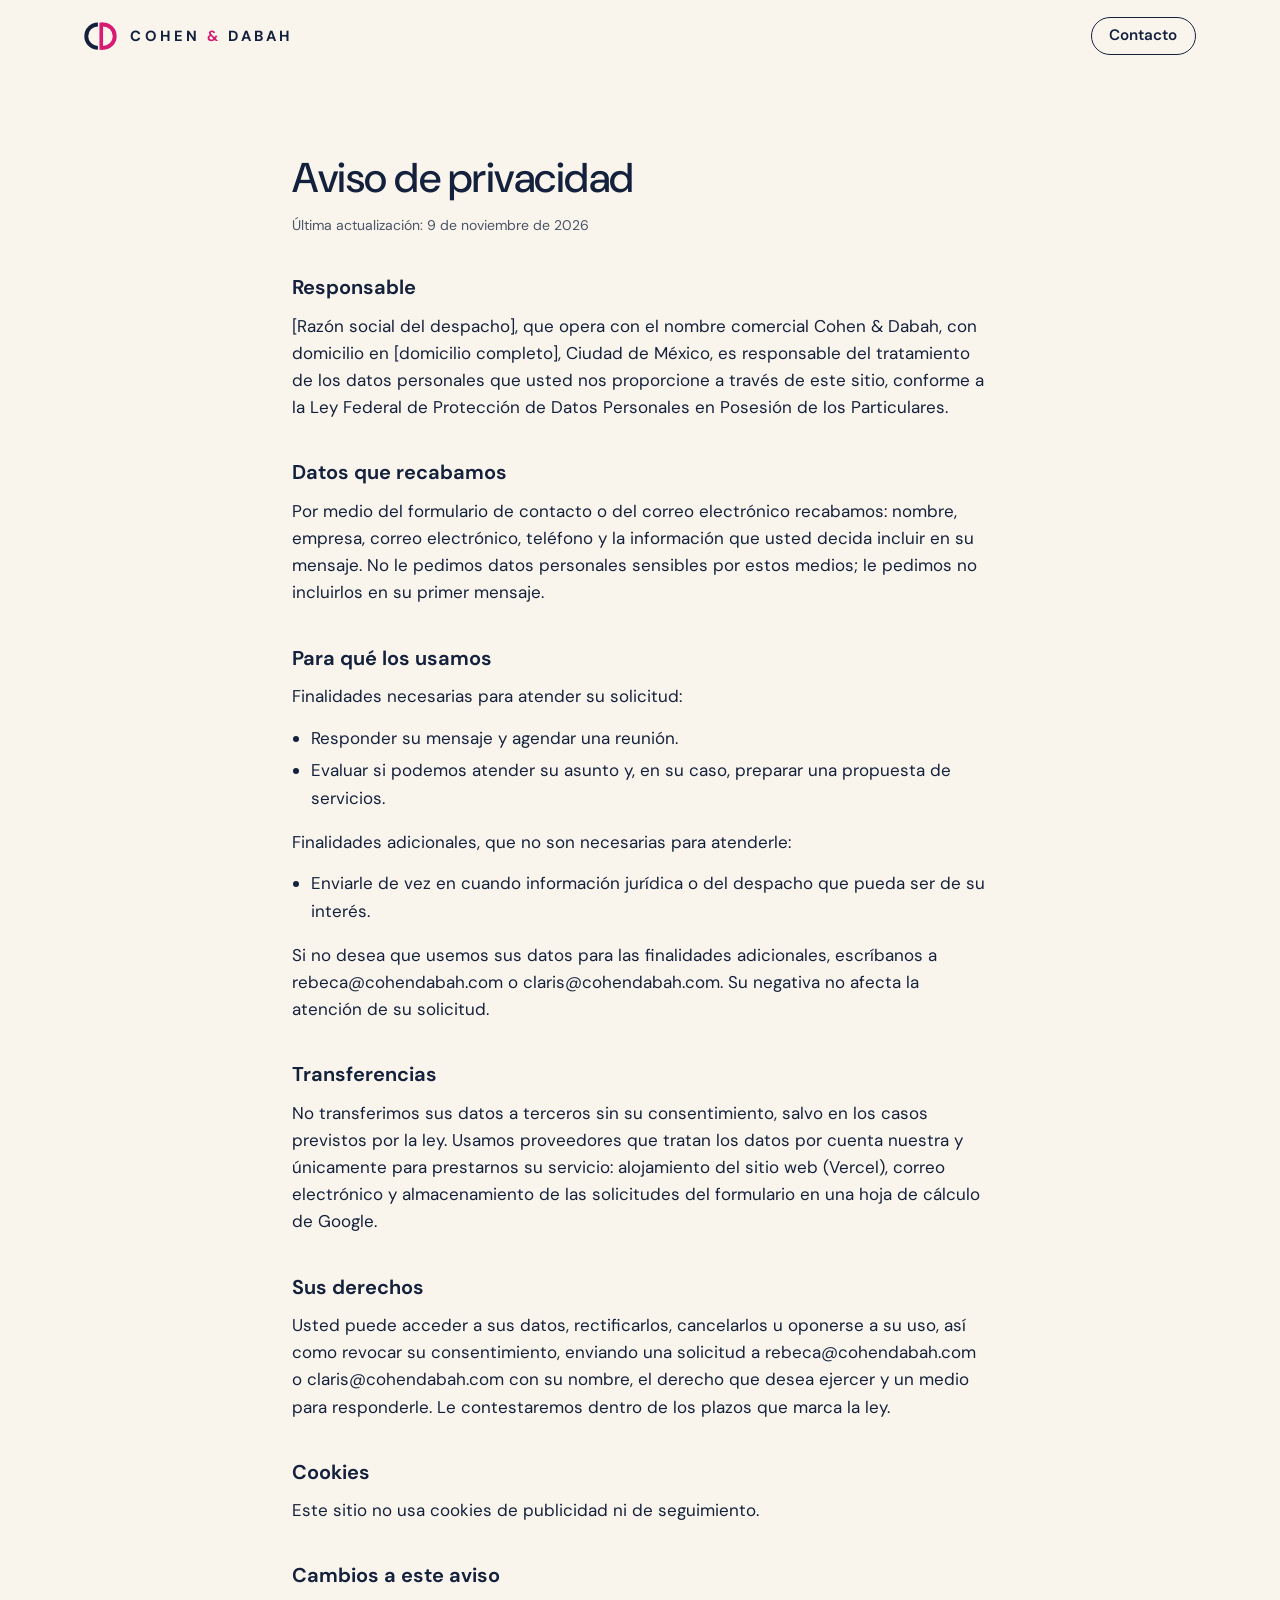
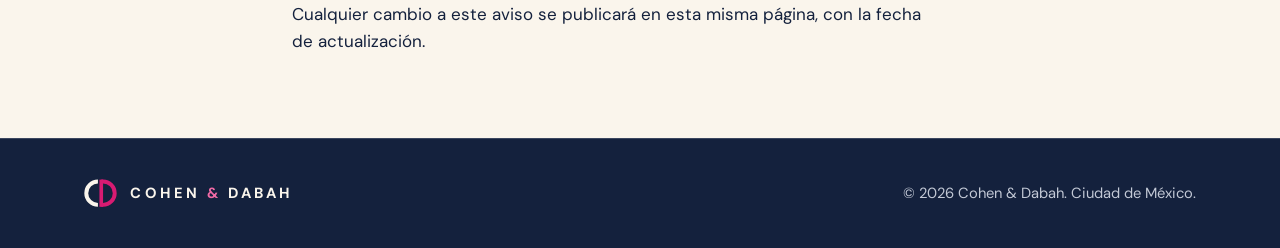
<file: aviso-de-privacidad.html>
<!doctype html>
<html lang="es-MX">
<head>
<meta charset="utf-8">
<meta name="viewport" content="width=device-width, initial-scale=1, viewport-fit=cover">
<title>Aviso de privacidad · Cohen &amp; Dabah</title>
<meta name="description" content="Aviso de privacidad de Cohen &amp; Dabah para las personas que nos contactan a través de este sitio.">
<meta name="robots" content="noindex">
<link rel="canonical" href="https://cohendabah.com/aviso-de-privacidad">
<link rel="icon" href="/favicon.svg?v=2" type="image/svg+xml">
<link rel="apple-touch-icon" href="/apple-touch-icon.png?v=2">
<link rel="stylesheet" href="/styles.css?v=4">
</head>
<body>
<header class="site-header" id="top">
  <div class="wrap">
    <a class="lockup" href="/" aria-label="Cohen &amp; Dabah, inicio">
      <svg class="sym" viewBox="6 56 222 188" aria-hidden="true"><path class="d" d="M120 73 H132 A77 77 0 0 1 132 227 H120"/><rect class="pillar" x="108" y="60" width="24" height="180"/><path class="c" d="M98 73 A77 77 0 0 0 98 227"/></svg><span class="lockup-name">COHEN <span class="amp">&amp;</span> DABAH</span>
    </a>
    <nav class="nav" aria-label="Principal"><a class="btn" href="/#contacto">Contacto</a></nav>
  </div>
</header>

<main class="legal">
  <div class="wrap">
    <h1>Aviso de privacidad</h1>
    <p class="updated">Última actualización: 9 de noviembre de 2026</p>

    <h2>Responsable</h2>
    <p>[Razón social del despacho], que opera con el nombre comercial Cohen &amp; Dabah, con domicilio en [domicilio completo], Ciudad de México, es responsable del tratamiento de los datos personales que usted nos proporcione a través de este sitio, conforme a la Ley Federal de Protección de Datos Personales en Posesión de los Particulares.</p>

    <h2>Datos que recabamos</h2>
    <p>Por medio del formulario de contacto o del correo electrónico recabamos: nombre, empresa, correo electrónico, teléfono y la información que usted decida incluir en su mensaje. No le pedimos datos personales sensibles por estos medios; le pedimos no incluirlos en su primer mensaje.</p>

    <h2>Para qué los usamos</h2>
    <p>Finalidades necesarias para atender su solicitud:</p>
    <ul>
      <li>Responder su mensaje y agendar una reunión.</li>
      <li>Evaluar si podemos atender su asunto y, en su caso, preparar una propuesta de servicios.</li>
    </ul>
    <p>Finalidades adicionales, que no son necesarias para atenderle:</p>
    <ul>
      <li>Enviarle de vez en cuando información jurídica o del despacho que pueda ser de su interés.</li>
    </ul>
    <p>Si no desea que usemos sus datos para las finalidades adicionales, escríbanos a rebeca@cohendabah.com o claris@cohendabah.com. Su negativa no afecta la atención de su solicitud.</p>

    <h2>Transferencias</h2>
    <p>No transferimos sus datos a terceros sin su consentimiento, salvo en los casos previstos por la ley. Usamos proveedores que tratan los datos por cuenta nuestra y únicamente para prestarnos su servicio: alojamiento del sitio web (Vercel), correo electrónico y almacenamiento de las solicitudes del formulario en una hoja de cálculo de Google.</p>

    <h2>Sus derechos</h2>
    <p>Usted puede acceder a sus datos, rectificarlos, cancelarlos u oponerse a su uso, así como revocar su consentimiento, enviando una solicitud a rebeca@cohendabah.com o claris@cohendabah.com con su nombre, el derecho que desea ejercer y un medio para responderle. Le contestaremos dentro de los plazos que marca la ley.</p>

    <h2>Cookies</h2>
    <p>Este sitio no usa cookies de publicidad ni de seguimiento.</p>

    <h2>Cambios a este aviso</h2>
    <p>Cualquier cambio a este aviso se publicará en esta misma página, con la fecha de actualización.</p>
  </div>
</main>

<footer class="site-footer on-navy">
  <div class="wrap">
    <a class="lockup" href="/" aria-label="Cohen &amp; Dabah, inicio">
      <svg class="sym" viewBox="6 56 222 188" aria-hidden="true"><path class="d" d="M120 73 H132 A77 77 0 0 1 132 227 H120"/><rect class="pillar" x="108" y="60" width="24" height="180"/><path class="c" d="M98 73 A77 77 0 0 0 98 227"/></svg><span class="lockup-name">COHEN <span class="amp">&amp;</span> DABAH</span>
    </a>
    <p>© 2026 Cohen &amp; Dabah. Ciudad de México.</p>
  </div>
</footer>
</body>
</html>
</file>
<file: styles.css>
/* Cohen & Dabah — sitio v2
   Layout: navy bands carry the brand (hero, experiencia, contacto); ivory and paper bands carry the reading.
   Motion principle: everything that moves goes from disorder to order, like the firm's work.
   Single-theme by choice: the brand palette is fixed, every color is set explicitly. */

@font-face {
  font-family: "DM Sans";
  src: url("/fonts/dm-sans.woff2") format("woff2");
  font-weight: 100 1000;
  font-style: normal;
  font-display: swap;
}

:root {
  --navy: #14213D;
  --navy-2: #1B2A4A;
  --rosa: #D81B72;
  --rosa-on-navy: #F06AA5;
  --ivory: #FAF5EC;
  --paper: #F2EADC;
  --slate: #4A5468;
  --line: #D9D0C0;
  --mist: #C3C9D6;
  --line-on-navy: rgba(195, 201, 214, 0.22);

  --sans: "DM Sans", "Helvetica Neue", Arial, sans-serif;

  --step--1: 0.875rem;
  --step-0: 1.0625rem;
  --step-1: 1.25rem;
  --step-2: 1.625rem;
  --step-3: clamp(1.9rem, 1.4rem + 1.8vw, 2.6rem);
  --step-4: clamp(2.4rem, 1.6rem + 3.4vw, 4.1rem);

  --wrap: 72rem;
  --gutter-l: max(20px, env(safe-area-inset-left, 0px));
  --gutter-r: max(20px, env(safe-area-inset-right, 0px));

  color-scheme: light;
}

* { box-sizing: border-box; }
html { scroll-behavior: smooth; -webkit-text-size-adjust: 100%; }
body {
  margin: 0;
  background: var(--ivory);
  color: var(--navy);
  font-family: var(--sans);
  font-size: var(--step-0);
  line-height: 1.6;
  -webkit-font-smoothing: antialiased;
}
img, svg { max-width: 100%; }
a { color: inherit; }
:focus-visible { outline: 2px solid var(--rosa); outline-offset: 3px; border-radius: 2px; }
::selection { background: var(--rosa); color: var(--ivory); }

h1, h2, h3 {
  font-family: var(--sans);
  font-weight: 500;
  line-height: 1.1;
  letter-spacing: -0.012em;
  text-wrap: balance;
  margin: 0;
}
p { margin: 0; text-wrap: pretty; }

.wrap {
  max-width: var(--wrap);
  margin-inline: auto;
  padding-left: var(--gutter-l);
  padding-right: var(--gutter-r);
}
.band { padding-block: clamp(4rem, 3rem + 4vw, 7rem); }
.band--navy { background: var(--navy); color: var(--ivory); }
.band--paper { background: var(--paper); }

.skip {
  position: absolute; left: -9999px; top: 0;
  background: var(--navy); color: var(--ivory); padding: 0.6rem 1rem; z-index: 50;
}
.skip:focus { left: 1rem; top: 1rem; }

/* ---------- Symbol ---------- */
/* 9b · C | D con pilar: C en tinta, D y pilar en rosa */
.sym { display: block; overflow: visible; }
.sym .c, .sym .d { fill: none; stroke-width: 26; stroke-linecap: butt; }
.sym .c { stroke: var(--sym-ink, var(--navy)); }
.sym .d { stroke: var(--rosa); }
.sym .pillar { fill: var(--rosa); }
.on-navy { --sym-ink: var(--ivory); }

/* ---------- Header ---------- */
body::before {
  content: ""; position: fixed; inset: 0 0 auto;
  height: env(safe-area-inset-top, 0px); z-index: 30; background: var(--ivory);
}
.site-header {
  position: sticky; top: env(safe-area-inset-top, 0px); z-index: 20;
  background: rgba(250, 245, 236, 0.94);
  backdrop-filter: saturate(140%) blur(8px);
  border-bottom: 1px solid transparent;
  transition: border-color 0.2s;
}
.site-header.is-scrolled { border-bottom-color: var(--line); }
.site-header::after {
  content: ""; position: absolute; left: 0; right: 0; bottom: -1px; height: 2px;
  background: var(--rosa); transform-origin: left; transform: scaleX(var(--progress, 0));
}
.site-header .wrap {
  display: flex; align-items: center; justify-content: space-between; gap: 1.5rem;
  min-height: 4.5rem;
}
.lockup {
  display: inline-flex; align-items: center; gap: 0.8rem;
  text-decoration: none; color: var(--navy);
  font-weight: 700; font-size: 0.92rem; letter-spacing: 0.22em; line-height: 1;
  white-space: nowrap;
}
.lockup .sym { width: 2.1rem; height: auto; flex: none; }
.lockup-name { margin-right: -0.22em; }
.amp { color: var(--rosa); }
.on-navy .amp { color: var(--rosa-on-navy); }
.nav { display: flex; align-items: center; gap: 1.75rem; font-size: 0.95rem; }
.nav a { text-decoration: none; color: var(--slate); }
.nav a:hover { color: var(--navy); }
.btn {
  display: inline-flex; align-items: center; justify-content: center; gap: 0.5rem;
  font: 600 0.95rem/1 var(--sans);
  padding: 0.85rem 1.3rem; border-radius: 999px;
  border: 1.5px solid currentColor; text-decoration: none; cursor: pointer;
  background: transparent; color: inherit;
  transition: background 0.15s, color 0.15s, border-color 0.15s;
}
.btn--solid { background: var(--rosa); border-color: var(--rosa); color: #fff; }
.btn--solid:hover { background: #B8145F; border-color: #B8145F; }
.btn--ghost:hover { background: var(--ivory); color: var(--navy); border-color: var(--ivory); }
.nav .btn { color: var(--navy); padding: 0.65rem 1.1rem; }
.nav .btn:hover { background: var(--navy); color: var(--ivory); border-color: var(--navy); }

@media (max-width: 760px) {
  .nav a:not(.btn) { display: none; }
  .lockup { font-size: 0.8rem; letter-spacing: 0.16em; gap: 0.6rem; }
  .lockup .sym { width: 1.8rem; }
}

/* ---------- Hero ---------- */
.hero { position: relative; overflow: hidden; padding-block: clamp(3.5rem, 2.5rem + 5vw, 7.5rem) clamp(3.5rem, 2.5rem + 4vw, 6.5rem); }
/* blueprint grid behind the hero, drifting slower than the page */
.hero::before {
  content: ""; position: absolute; inset: -30% 0 0 0; pointer-events: none;
  background-image: radial-gradient(circle, rgba(195, 201, 214, 0.28) 1.1px, transparent 1.7px);
  background-size: 26px 26px;
  -webkit-mask-image: radial-gradient(60% 75% at 74% 52%, #000 0%, rgba(0,0,0,.35) 55%, transparent 80%);
          mask-image: radial-gradient(60% 75% at 74% 52%, #000 0%, rgba(0,0,0,.35) 55%, transparent 80%);
  transform: translate3d(0, calc(var(--hero-shift, 0) * 1px), 0);
}
.hero .wrap { position: relative; }
.hero .wrap {
  display: grid; grid-template-columns: minmax(0, 1.5fr) minmax(0, 1fr);
  align-items: center; gap: clamp(2rem, 5vw, 5rem);
}
.hero-kicker { font-size: var(--step-0); font-weight: 500; line-height: 1.4; letter-spacing: 0.01em; color: var(--mist); max-width: 34rem; }
.hero-kicker::before { content: ""; display: inline-block; width: 1.6rem; height: 2px; background: var(--rosa-on-navy); vertical-align: middle; margin: -0.15em 0.7rem 0 0; }
.hero-title { margin-top: 1rem; font-size: var(--step-4); font-weight: 500; line-height: 1.08; max-width: 14ch; letter-spacing: -0.02em; text-wrap: balance; }
.hero .lede { margin-top: 1.6rem; max-width: 36rem; font-size: var(--step-1); line-height: 1.55; color: var(--mist); }
.hero .actions { margin-top: 2.4rem; display: flex; flex-wrap: wrap; gap: 0.9rem; }
.hero-mark { justify-self: center; width: min(100%, 19rem); }
.hero-mark .sym { width: 100%; height: auto; }
.hero-mark figcaption {
  margin-top: 1.4rem; text-align: center;
  font-size: var(--step--1); color: var(--mist); letter-spacing: 0.02em;
}

@media (prefers-reduced-motion: no-preference) {
  .hero-mark .pillar { transform-box: fill-box; transform-origin: 50% 100%; animation: rise 0.7s cubic-bezier(.6,.05,.25,1) 0.15s backwards; }
  .hero-mark .c { stroke-dasharray: 242; animation: draw-c 0.9s cubic-bezier(.6,.05,.25,1) 0.7s backwards; }
  .hero-mark .d { stroke-dasharray: 268; animation: draw-d 0.9s cubic-bezier(.6,.05,.25,1) 0.7s backwards; }
  .hero-mark figcaption { animation: fade-in 0.8s ease 1.5s backwards; }
  .hero-copy > * { animation: rise-in 0.9s cubic-bezier(.2,.7,.2,1) backwards; }
  .hero-copy > :nth-child(2) { animation-delay: 0.1s; }
  .hero-copy > :nth-child(3) { animation-delay: 0.2s; }
  .hero-copy > :nth-child(4) { animation-delay: 0.3s; }
}
@keyframes rise { from { transform: scaleY(0); } }
@keyframes draw-c { from { stroke-dashoffset: -242; } }
@keyframes draw-d { from { stroke-dashoffset: 268; } }
@keyframes fade-in { from { opacity: 0; } }
@keyframes rise-in { from { opacity: 0; transform: translateY(22px); } }

@media (max-width: 820px) {
  .hero .wrap { grid-template-columns: 1fr; }
  .hero-mark { order: -1; justify-self: start; width: 7.5rem; }
  .hero-mark figcaption { display: none; }
}

/* ---------- Section heads ---------- */
.head { display: grid; gap: 1rem; max-width: 42rem; margin-bottom: clamp(2.5rem, 2rem + 2vw, 3.75rem); }
.head h2 { font-size: var(--step-3); }
.head p { color: var(--slate); font-size: var(--step-1); line-height: 1.55; }
.band--navy .head p { color: var(--mist); }

/* ---------- Situations ---------- */
.situations {
  list-style: none; margin: 0; padding: 0;
  display: grid; grid-template-columns: repeat(2, minmax(0, 1fr));
  column-gap: clamp(2rem, 5vw, 4.5rem);
  border-top: 1px solid var(--line);
}
.situations li {
  display: grid; grid-template-columns: 2.25rem minmax(0, 1fr); gap: 1rem;
  padding-block: 1.4rem; border-bottom: 1px solid var(--line);
}
.ico {
  width: 2.1rem; height: 2.1rem; margin-top: 0.05rem;
  fill: none; stroke: var(--navy); stroke-width: 1.5; stroke-linecap: round; stroke-linejoin: round;
}
.ico .a { stroke: var(--rosa); }
.ico .dash { stroke-dasharray: 2 2.4; }
.situations strong { display: block; font-weight: 600; }
.situations span { color: var(--slate); font-size: 0.98rem; }
@media (max-width: 720px) { .situations { grid-template-columns: 1fr; } }

/* ---------- Structure diagram (scroll-driven) ---------- */
.structure-band .head { margin-bottom: clamp(1.5rem, 1rem + 1.5vw, 2.25rem); }
.structure { position: relative; }
.structure-sticky { position: sticky; top: var(--sticky-top, 6rem); }
.structure-toggle { display: flex; align-items: center; gap: 0.9rem; margin-bottom: 0.9rem; }
.structure-toggle button {
  font: 600 0.95rem/1 var(--sans); color: var(--slate); background: none; border: 0;
  padding: 0.5rem 0; cursor: pointer; transition: color 0.2s;
}
.structure-toggle button:hover { color: var(--navy); }
.structure-toggle button[aria-pressed="true"] { color: var(--navy); }
.structure-toggle #str-after[aria-pressed="true"] { color: var(--rosa); }
.structure-meter { flex: 0 1 9rem; height: 2px; background: var(--line); position: relative; overflow: hidden; border-radius: 1px; }
.structure-meter span { position: absolute; inset: 0; background: var(--rosa); transform-origin: left; transform: scaleX(var(--t, 0)); }
.structure-stage {
  position: relative; overflow: hidden; height: 34rem;
  background-color: var(--ivory);
  background-image: radial-gradient(circle, rgba(20, 33, 61, 0.1) 1px, transparent 1.4px);
  background-size: 22px 22px;
  border: 1px solid var(--line); border-radius: 10px;
}
.structure-lines { position: absolute; inset: 0; width: 100%; height: 100%; overflow: visible; }
.structure-lines path { fill: none; stroke-width: 1.5; stroke-linecap: round; stroke-linejoin: round; }
.structure-lines .e-b { stroke: var(--slate); }
.structure-lines .e-b.risk { stroke: var(--rosa); }
.structure-lines .dash { stroke-dasharray: 5 5; }
.structure-lines .e-a { stroke: var(--navy); stroke-width: 1.75; }
.structure-lines .e-a.dash { stroke: var(--rosa); stroke-width: 1.5; }

.node {
  position: absolute; left: 0; top: 0;
  display: flex; align-items: center; gap: 0.5rem;
  padding: 0.55rem 0.85rem; border: 1.5px solid var(--navy); border-radius: 6px;
  background: var(--ivory); color: var(--navy);
  font-size: 0.9rem; font-weight: 600; line-height: 1.15; white-space: nowrap;
  will-change: transform, opacity;
}
.node > svg { width: 1.05rem; height: 1.05rem; flex: none; fill: none; stroke: currentColor; stroke-width: 1.4; stroke-linecap: round; stroke-linejoin: round; }
.node-text { display: grid; gap: 0.1rem; }
.node-sub { font-size: 0.72rem; font-weight: 500; color: var(--slate); }
.node--person { border-radius: 999px; padding-inline: 0.75rem 0.95rem; }
.node--property { border-color: var(--slate); background: var(--paper); }
.node--holding { background: var(--navy); color: var(--ivory); padding: 0.7rem 1.1rem 0.7rem 1.35rem; font-size: 1rem; }
.node--holding::before { content: ""; position: absolute; left: 0.6rem; top: 0.5rem; bottom: 0.5rem; width: 4px; border-radius: 1px; background: var(--rosa); }
.node--holding .node-sub { color: var(--mist); }
.node--doc { border-color: var(--rosa); }
.node--doc > svg { color: var(--rosa); }
.node-flag {
  position: absolute; top: calc(100% + 7px); left: 50%; transform: translateX(-50%);
  background: var(--rosa); color: #fff; border-radius: 999px;
  font-size: 0.7rem; font-weight: 600; padding: 0.25rem 0.55rem; white-space: nowrap;
  opacity: var(--flag, 1);
}
.node-check {
  position: absolute; top: -9px; right: -9px; width: 18px; height: 18px; border-radius: 50%;
  background: var(--rosa); opacity: var(--check, 0); transform: scale(calc(0.6 + var(--check, 0) * 0.4));
}
.node-check::after {
  content: ""; position: absolute; left: 6px; top: 3.5px; width: 4px; height: 8px;
  border: solid #fff; border-width: 0 2px 2px 0; transform: rotate(45deg);
}
.structure-caption { margin-top: 1rem; color: var(--slate); max-width: 46rem; min-height: 3.2em; }
.structure-stage.is-tall .node { font-size: 0.74rem; padding: 0.4rem 0.55rem; gap: 0.35rem; }
.structure-stage.is-tall .node > svg { width: 0.85rem; height: 0.85rem; }
.structure-stage.is-tall .node-sub { display: none; }
.structure-stage.is-tall .node--company > svg { display: none; }
.structure-stage.is-tall .node--holding { padding-left: 1.05rem; font-size: 0.8rem; }
.structure-stage.is-tall .node--holding::before { left: 0.45rem; }
.structure-stage.is-tall .node-flag { font-size: 0.62rem; padding: 0.2rem 0.45rem; top: calc(100% + 5px); }
.structure-stage.is-tall .node-check { width: 15px; height: 15px; top: -7px; right: -7px; }
.structure-stage.is-tall .node-check::after { left: 4.8px; top: 2.6px; width: 3.5px; height: 7px; }

/* ---------- Practice ---------- */
.practice {
  display: grid; grid-template-columns: minmax(0, 1fr) auto minmax(0, 1fr);
  gap: clamp(1.5rem, 4vw, 4rem); align-items: start;
}
.practice-col h3 { font-size: var(--step-2); }
.practice-col > p { margin-top: 0.75rem; color: var(--slate); }
.practice-col ul { list-style: none; margin: 1.75rem 0 0; padding: 0; border-top: 1px solid var(--line); }
.practice-col li { padding-block: 0.85rem; border-bottom: 1px solid var(--line); }
.practice-col li b { display: block; font-weight: 600; }
.practice-col li span { display: block; color: var(--slate); font-size: 0.95rem; margin-top: 0.15rem; }
.practice-amp { align-self: stretch; display: flex; justify-content: center; }
.pillar-rule { width: 6px; background: var(--rosa); border-radius: 1px; transform-origin: top; transform: scaleY(var(--grow, 1)); }
.practice-mark { display: flex; justify-content: center; margin-bottom: clamp(1.25rem, 2vw, 2rem); }
.practice-mark .sym { width: clamp(5.5rem, 4rem + 6vw, 8.5rem); height: auto; }
.practice-mark .c, .practice-mark .d, .practice-mark .pillar { transform-box: fill-box; }
.practice-mark .pillar { transform-origin: 50% 100%; }
.practice-note {
  margin-top: clamp(2.5rem, 4vw, 3.5rem); max-width: 44rem;
  font-size: var(--step-1); line-height: 1.5; font-weight: 500;
}
@media (max-width: 820px) {
  .practice { grid-template-columns: 1fr; }
  .practice-amp { justify-content: flex-start; }
  .pillar-rule { width: 3.5rem; height: 4px; transform-origin: left; transform: scaleX(var(--grow, 1)); }
  .practice-mark { justify-content: flex-start; }
}

/* ---------- Experience ---------- */
.case {
  display: grid; grid-template-columns: minmax(0, 0.9fr) minmax(0, 1.1fr);
  gap: clamp(2rem, 6vw, 6rem); align-items: start;
}
.case-number { font-weight: 300; font-size: clamp(5rem, 3rem + 9vw, 10rem); line-height: 0.9; letter-spacing: -0.03em; font-variant-numeric: tabular-nums; }
.case-caption { color: var(--mist); margin-top: 1rem; line-height: 1.5; max-width: 18rem; }
/* one cell per sociedad; they fill in as the group gets regularized */
.ledger { display: grid; grid-template-columns: repeat(7, minmax(0, 1fr)); gap: 7px; max-width: 16rem; margin-top: 1.75rem; }
.ledger i, .ledger b { aspect-ratio: 1; border-radius: 3px; }
.ledger i { background: var(--ivory); box-shadow: inset 0 0 0 1px var(--ivory); }
.ledger b { display: grid; place-items: center; color: var(--rosa-on-navy); font-size: 1.1rem; font-weight: 600; line-height: 1; }
html.motion .ledger i { background: transparent; box-shadow: inset 0 0 0 1px rgba(195, 201, 214, 0.35); transition: background 0.35s ease var(--d, 0ms), box-shadow 0.35s ease var(--d, 0ms); }
html.motion .ledger.is-in i { background: var(--ivory); box-shadow: inset 0 0 0 1px var(--ivory); }
html.motion .ledger b { opacity: 0; transition: opacity 0.4s ease 1.4s; }
html.motion .ledger.is-in b { opacity: 1; }
.case h2 { font-size: var(--step-3); }
.case p { margin-top: 1.25rem; color: var(--mist); max-width: 38rem; }
.case dl { margin: 2rem 0 0; display: grid; gap: 0; border-top: 1px solid var(--line-on-navy); }
.case dl div { display: grid; grid-template-columns: 8.5rem minmax(0, 1fr); gap: 1rem; padding-block: 0.9rem; border-bottom: 1px solid var(--line-on-navy); }
.case dt { color: var(--rosa-on-navy); font-weight: 600; font-size: 0.95rem; }
.case dd { margin: 0; color: var(--ivory); }
@media (max-width: 820px) {
  .case { grid-template-columns: 1fr; }
  .case dl div { grid-template-columns: 1fr; gap: 0.2rem; }
}

/* ---------- Process ---------- */
.steps {
  list-style: none; margin: 0; padding: 0; counter-reset: step;
  display: grid; grid-template-columns: repeat(4, minmax(0, 1fr)); gap: clamp(1.25rem, 3vw, 2.5rem);
}
.steps li { counter-increment: step; display: flex; flex-direction: column; }
.step-line { order: -2; display: block; position: relative; height: 2px; background: var(--line); margin-bottom: 1.25rem; }
.step-line::after { content: ""; position: absolute; inset: 0; background: var(--rosa); transform-origin: left; transform: scaleX(var(--fill, 1)); }
.steps li::before {
  order: -1;
  content: counter(step); display: block;
  font-size: 2.2rem; font-weight: 300; line-height: 1; color: var(--rosa); margin-bottom: 1rem;
  font-variant-numeric: lining-nums; transition: color 0.4s;
}
.steps li.is-dim::before { color: var(--line); }
.steps h3 { font-size: var(--step-1); font-family: var(--sans); font-weight: 650; letter-spacing: 0; }
.steps p { margin-top: 0.6rem; color: var(--slate); font-size: 0.98rem; }
@media (max-width: 900px) { .steps { grid-template-columns: repeat(2, minmax(0, 1fr)); row-gap: 2.5rem; } }
@media (max-width: 520px) { .steps { grid-template-columns: 1fr; } }

/* ---------- Partners ---------- */
.partners { display: grid; grid-template-columns: repeat(2, minmax(0, 1fr)); gap: clamp(2rem, 6vw, 5.5rem); }
.partner { display: grid; gap: 1rem; align-content: start; }
.partner-mono {
  width: 4.75rem; height: 4.75rem; border-radius: 50%;
  display: grid; place-items: center;
  background: var(--ivory); border: 1px solid var(--line);
}
.partner-mono svg { width: 1.9rem; height: 2.9rem; overflow: visible; }
.partner-mono .c, .partner-mono .d { fill: none; stroke-width: 7; }
.partner-mono .c { stroke: var(--navy); }
.partner-mono .d { stroke: var(--rosa); }
.partner-mono .pillar { fill: var(--rosa); }
.partner h3 { font-size: var(--step-2); }
.partner .role { color: var(--rosa); font-weight: 600; font-size: 0.95rem; margin-top: -0.4rem; }
.partner p { color: var(--slate); }
.partner ul { margin: 0.25rem 0 0; padding: 0; list-style: none; display: grid; gap: 0.55rem; }
.partner li { padding-left: 1.1rem; position: relative; font-size: 0.98rem; }
.partner li::before { content: ""; position: absolute; left: 0; top: 0.75em; width: 0.5rem; height: 2px; background: var(--rosa); }
@media (max-width: 760px) { .partners { grid-template-columns: 1fr; } }

/* ---------- Contact ---------- */
.contact { display: grid; grid-template-columns: minmax(0, 0.85fr) minmax(0, 1.15fr); gap: clamp(2.5rem, 6vw, 6rem); align-items: start; }
.contact h2 { font-size: var(--step-3); }
.contact .intro { margin-top: 1.25rem; color: var(--mist); font-size: var(--step-1); line-height: 1.55; }
.channels { margin: 2.5rem 0 0; padding: 0; list-style: none; border-top: 1px solid var(--line-on-navy); }
.channels li { padding-block: 1rem; border-bottom: 1px solid var(--line-on-navy); display: grid; gap: 0.15rem; }
.channels .label { font-size: var(--step--1); color: var(--mist); }
.channels a, .channels .value { color: var(--ivory); font-size: var(--step-1); text-decoration: none; overflow-wrap: anywhere; user-select: all; }
.channels a:hover { color: var(--rosa-on-navy); }

.form { display: grid; grid-template-columns: repeat(2, minmax(0, 1fr)); gap: 1.1rem 1.25rem; }
.field { display: grid; gap: 0.4rem; min-width: 0; }
.field--full { grid-column: 1 / -1; }
.field label { font-size: 0.92rem; color: var(--mist); }
.field input, .field select, .field textarea {
  width: 100%; font: inherit; font-size: 1rem; color: var(--ivory);
  background: var(--navy-2); border: 1px solid var(--line-on-navy); border-radius: 6px;
  padding: 0.8rem 0.9rem;
}
.field select { appearance: none; background-image: linear-gradient(45deg, transparent 50%, var(--mist) 50%), linear-gradient(135deg, var(--mist) 50%, transparent 50%); background-position: calc(100% - 1.2rem) 55%, calc(100% - 0.85rem) 55%; background-size: 0.35rem 0.35rem; background-repeat: no-repeat; padding-right: 2.2rem; }
.field select option { color: var(--navy); background: var(--ivory); }
.field textarea { min-height: 8.5rem; resize: vertical; }
.field input:focus, .field select:focus, .field textarea:focus { outline: none; border-color: var(--rosa-on-navy); box-shadow: 0 0 0 3px rgba(240, 106, 165, 0.25); }
.field input[aria-invalid="true"], .field textarea[aria-invalid="true"] { border-color: var(--rosa-on-navy); }
.consent { grid-column: 1 / -1; display: grid; grid-template-columns: auto minmax(0, 1fr); gap: 0.7rem; align-items: start; font-size: 0.92rem; color: var(--mist); }
.consent input { width: 1.1rem; height: 1.1rem; margin-top: 0.2rem; accent-color: var(--rosa); }
.consent a { color: var(--ivory); }
.form-foot { grid-column: 1 / -1; display: flex; flex-wrap: wrap; align-items: center; gap: 1rem 1.5rem; margin-top: 0.4rem; }
.form-status { font-size: 0.95rem; color: var(--mist); min-height: 1.5em; }
.form-status.is-error { color: var(--rosa-on-navy); }
.form-status.is-ok { color: var(--ivory); font-weight: 600; }
.hp { position: absolute; left: -9999px; width: 1px; height: 1px; overflow: hidden; }
@media (max-width: 860px) { .contact { grid-template-columns: 1fr; } }
@media (max-width: 520px) { .form { grid-template-columns: 1fr; } }

/* ---------- FAQ ---------- */
.faq-list { max-width: 52rem; border-top: 1px solid var(--line); }
.faq-item { border-bottom: 1px solid var(--line); }
.faq-item summary {
  list-style: none; cursor: pointer;
  display: grid; grid-template-columns: minmax(0, 1fr) auto; gap: 1.5rem; align-items: center;
  padding-block: 1.3rem;
}
.faq-item summary::-webkit-details-marker { display: none; }
.faq-item summary h3 { font-size: var(--step-1); font-weight: 600; letter-spacing: 0; line-height: 1.35; }
.faq-item summary:hover h3 { color: var(--rosa); }
.faq-icon { position: relative; width: 1.1rem; height: 1.1rem; flex: none; }
.faq-icon::before, .faq-icon::after {
  content: ""; position: absolute; left: 0; right: 0; top: 50%; height: 2px; margin-top: -1px;
  background: var(--rosa); transition: transform 0.25s ease;
}
.faq-icon::after { transform: rotate(90deg); }
.faq-item[open] .faq-icon::after { transform: rotate(0deg); }
.faq-item p { color: var(--slate); max-width: 46rem; padding-bottom: 1.4rem; margin-top: -0.3rem; }

/* ---------- Footer ---------- */
.site-footer { background: var(--navy); color: var(--mist); border-top: 1px solid var(--line-on-navy); padding-block: 2.5rem calc(2.5rem + env(safe-area-inset-bottom, 0px)); font-size: 0.92rem; }
.site-footer .wrap { display: flex; flex-wrap: wrap; justify-content: space-between; align-items: center; gap: 1.25rem 2rem; }
.site-footer .lockup { color: var(--ivory); }
.site-footer nav { display: flex; flex-wrap: wrap; gap: 0.5rem 1.5rem; }
.site-footer a { color: var(--mist); text-decoration: none; }
.site-footer a:hover { color: var(--ivory); }

/* ---------- Legal page ---------- */
.legal { padding-block: clamp(3rem, 2rem + 4vw, 5.5rem); }
.legal .wrap { max-width: 46rem; }
.legal h1 { font-size: var(--step-3); }
.legal .updated { margin-top: 0.75rem; color: var(--slate); font-size: var(--step--1); }
.legal h2 { font-size: var(--step-1); font-family: var(--sans); font-weight: 650; letter-spacing: 0; margin-top: 2.5rem; }
.legal p, .legal ul { margin-top: 0.9rem; color: var(--navy); }
.legal ul { padding-left: 1.2rem; }
.legal li + li { margin-top: 0.35rem; }

/* ---------- Scroll reveal ----------
   Only active when the head script sets html.motion (JS on, motion allowed). */
html.motion [data-reveal],
html.motion [data-reveal-stagger] > * {
  opacity: 0; transform: translateY(20px);
  transition: opacity 0.7s ease var(--d, 0ms), transform 0.9s cubic-bezier(.2,.7,.2,1) var(--d, 0ms);
}
html.motion [data-reveal].is-in,
html.motion [data-reveal-stagger] > .is-in { opacity: 1; transform: none; }

@media (prefers-reduced-motion: reduce) {
  html { scroll-behavior: auto; }
  .hero::before { transform: none; }
}
</file>
